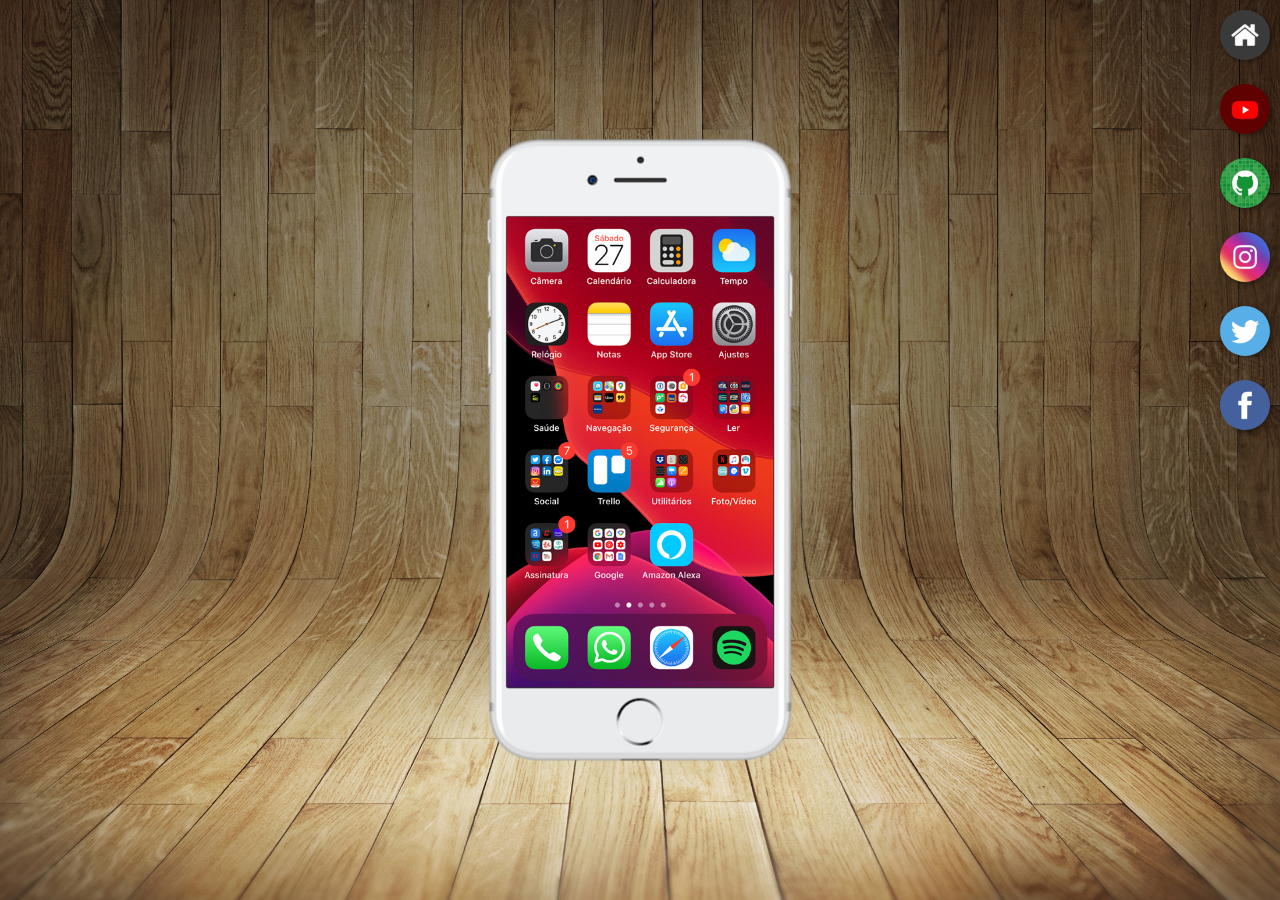
<file: index.html>
<!DOCTYPE html>
<html lang="pt-br">

<head>
    <meta charset="UTF-8">
    <meta name="viewport" content="width=device-width, initial-scale=1.0">
    <title>Projeto Redes Sociais</title>
    <link rel="shortcut icon" href="images/favicon.ico" type="image/x-icon">
    <link rel="stylesheet" href="styles/style.css">
</head>

<body>
    <main>
        <section id="telefone">
            <iframe src="pages/home.html" name="tela" id="tela" frameborder="0"></iframe>
        </section>
        <section id="redes-sociais">
            <a href="pages/home.html" target="tela"><img src="images/logo-home.jpg" alt="Logo home"></a><br>
            <a href="pages/youtube.html" target="tela"><img src="images/logo-youtube.jpg" alt="Logo YouTube"></a><br>
            <a href="pages/github.html" target="tela"><img src="images/logo-github.jpg" alt="Logo GitHub"></a><br>
            <a href="pages/instagram.html" target="tela"><img src="images/logo-instagram.jpg"
                    alt="Logo Instagram"></a><br>
            <a href="pages/twitter.html" target="tela"><img src="images/logo-twitter.jpg" alt="Logo Twitter"></a><br>
            <a href="pages/facebook.html" target="tela"><img src="images/logo-facebook.jpg" alt="Logo Facebook"></a>
        </section>
    </main>
</body>

</html>
</file>
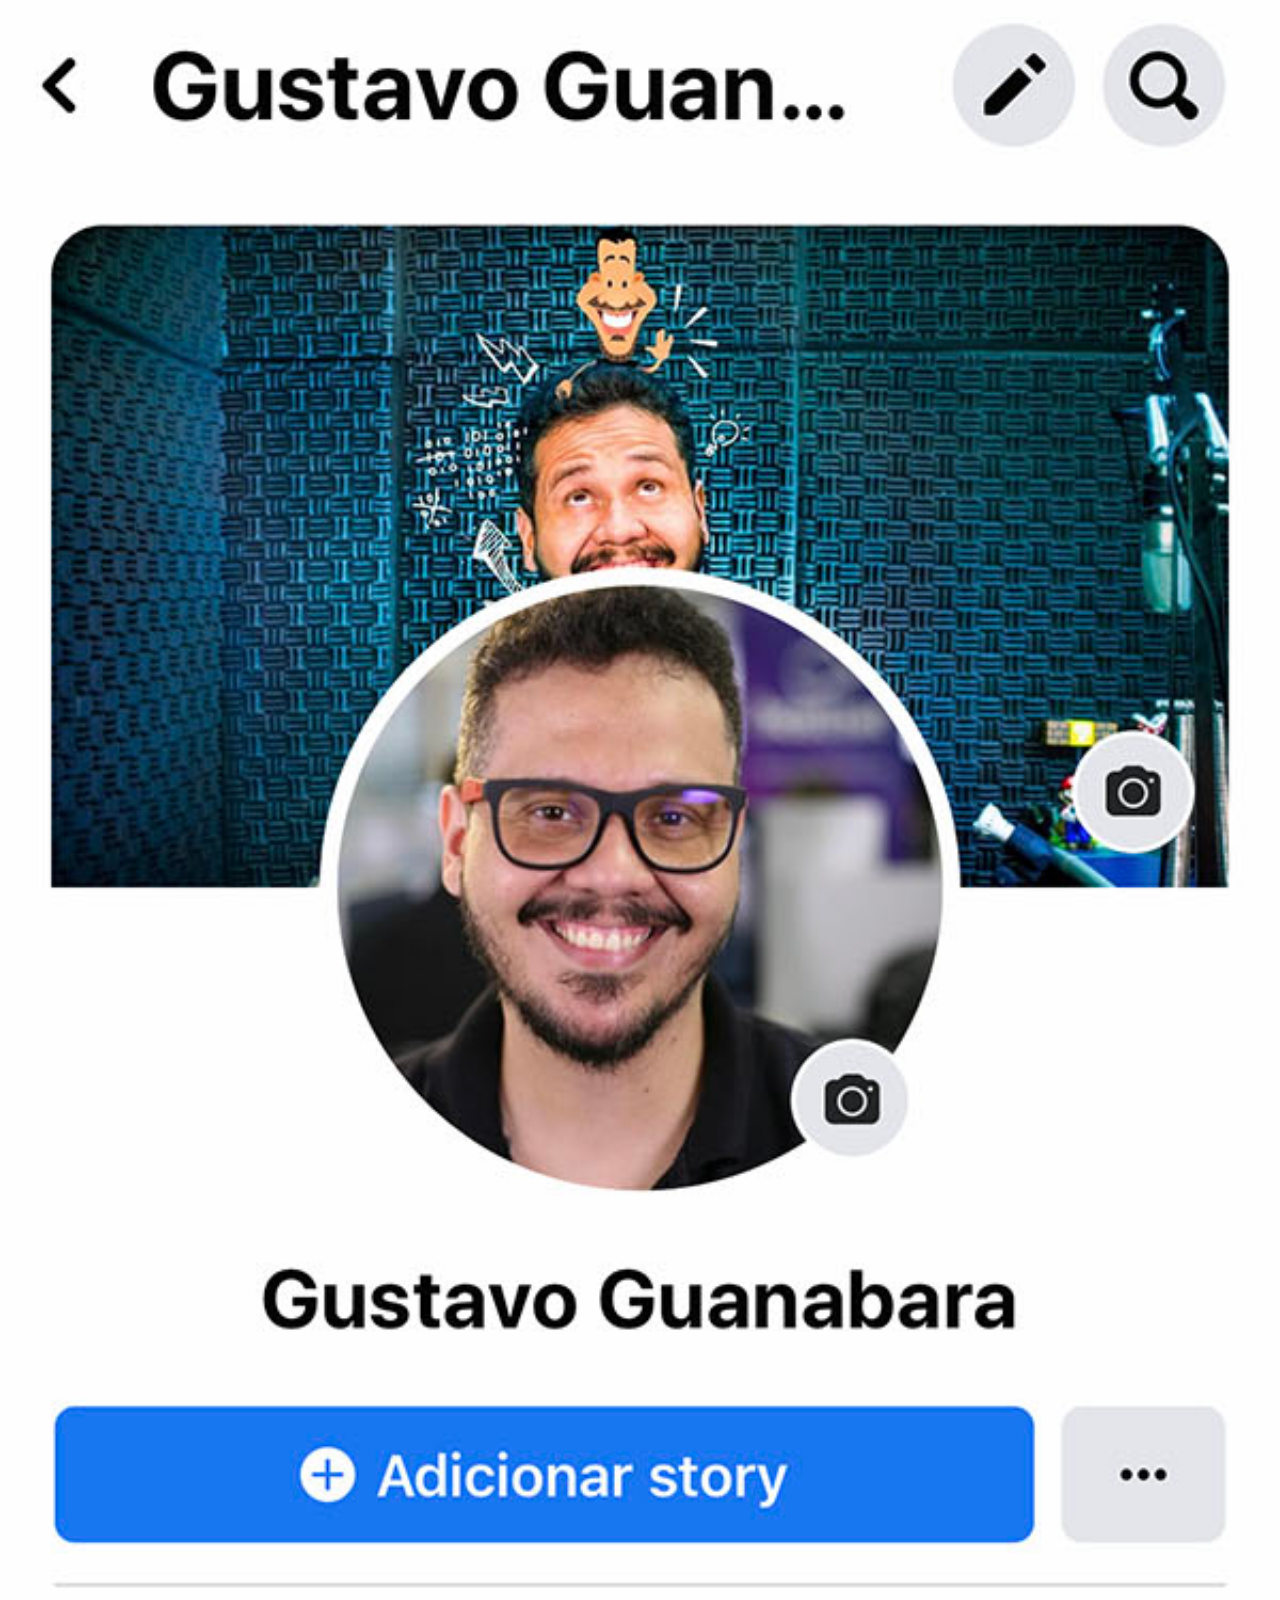
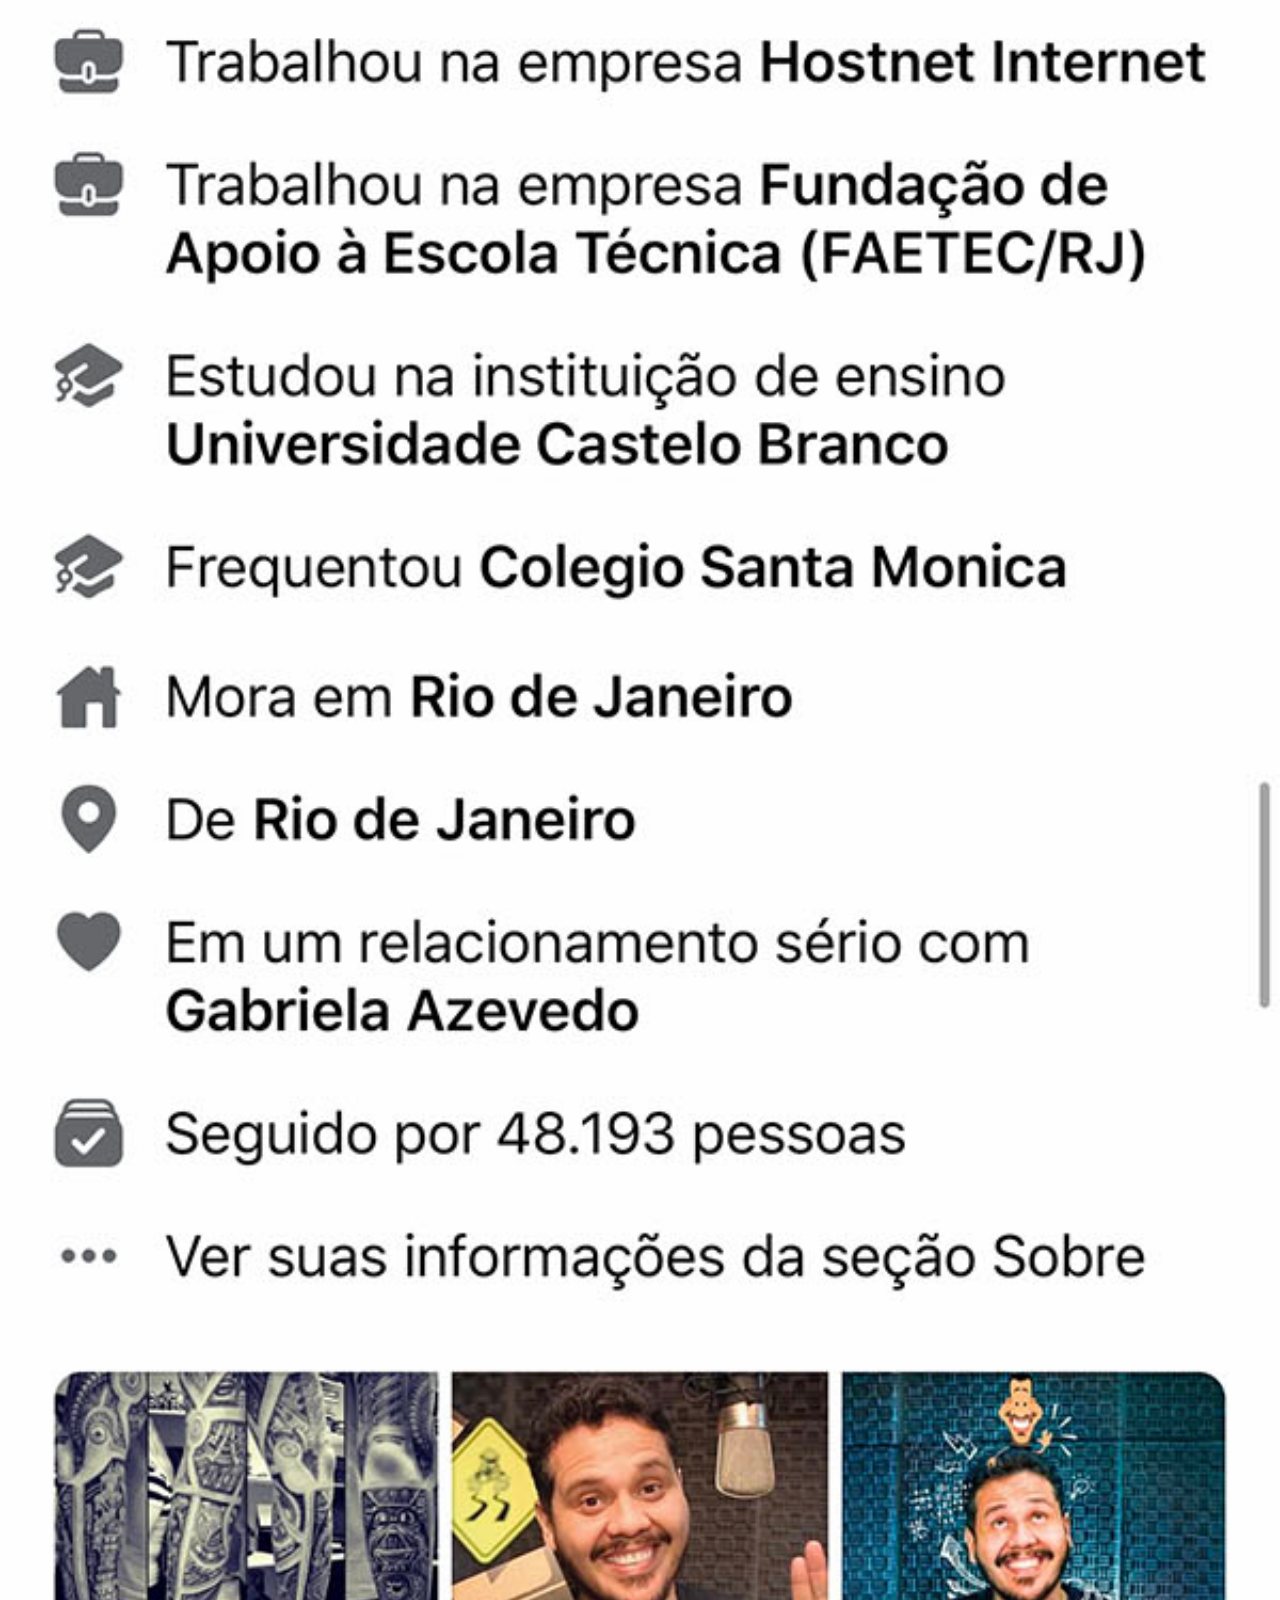
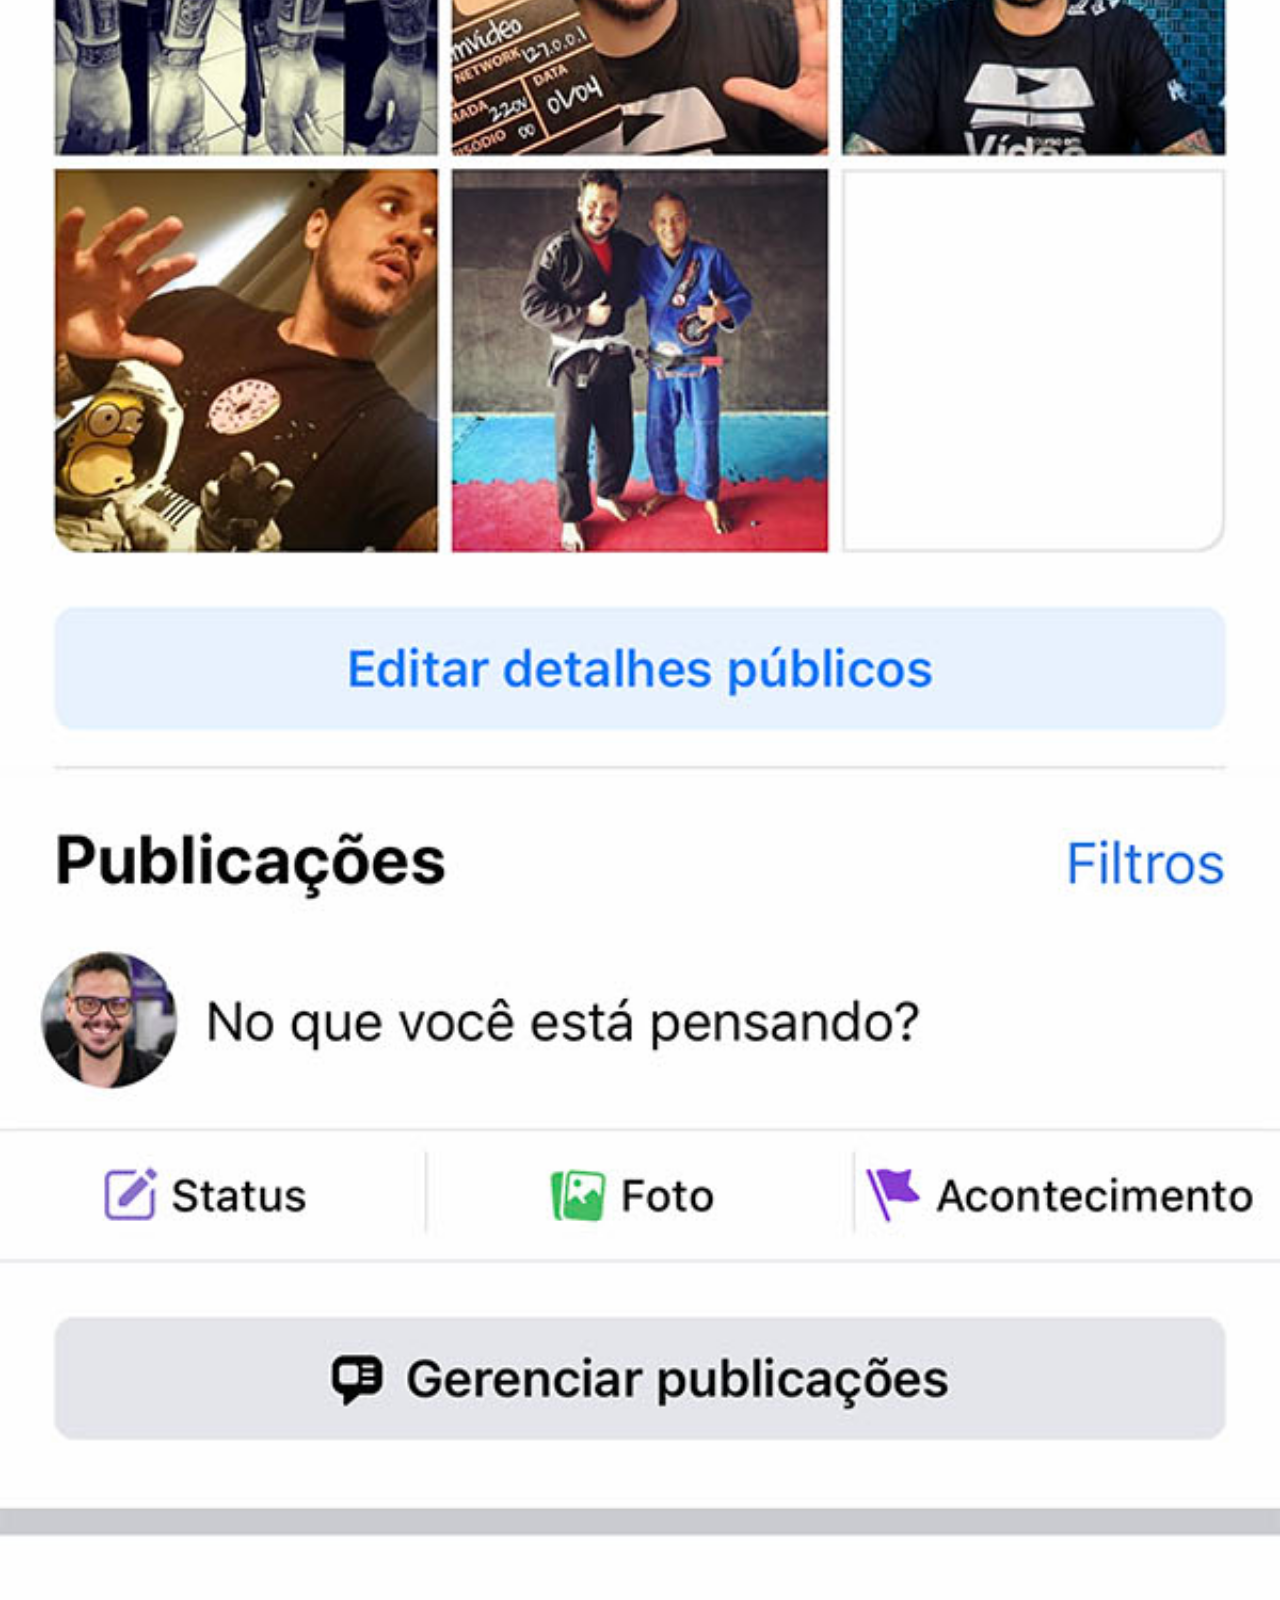
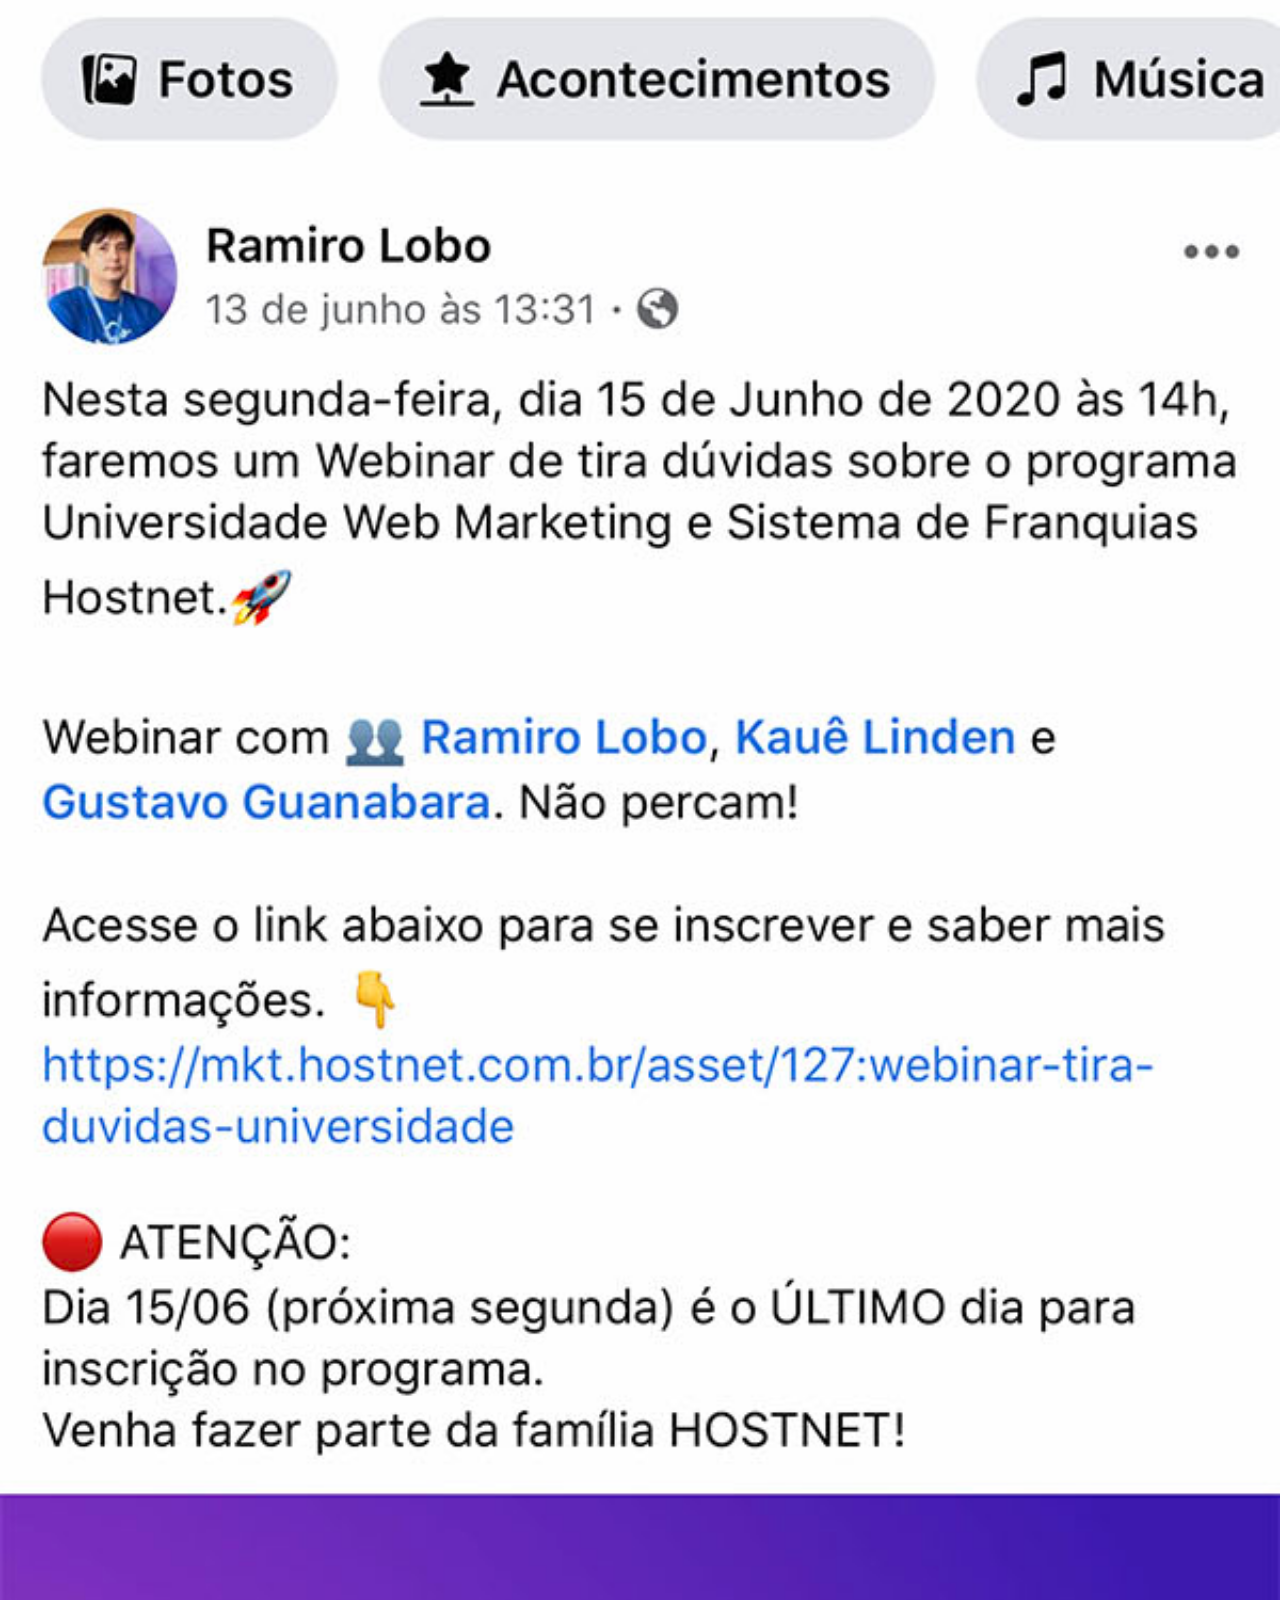
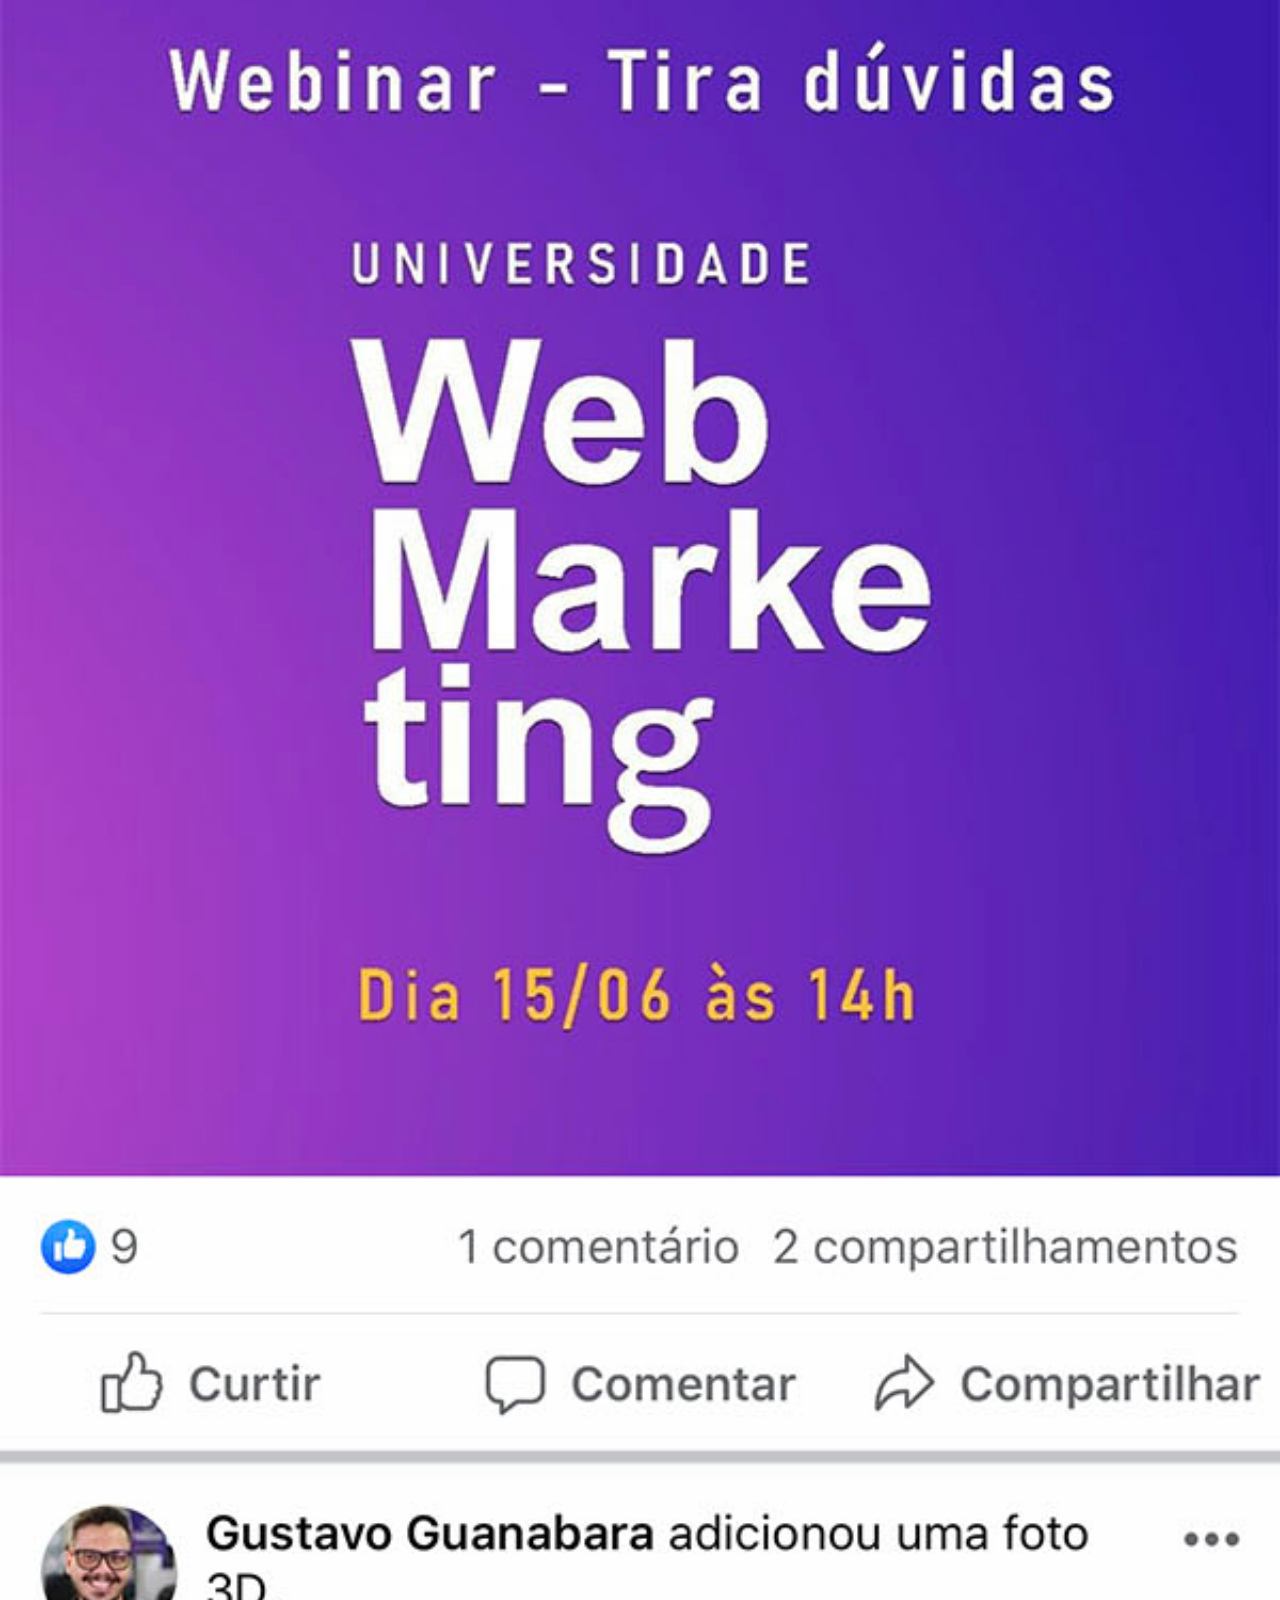
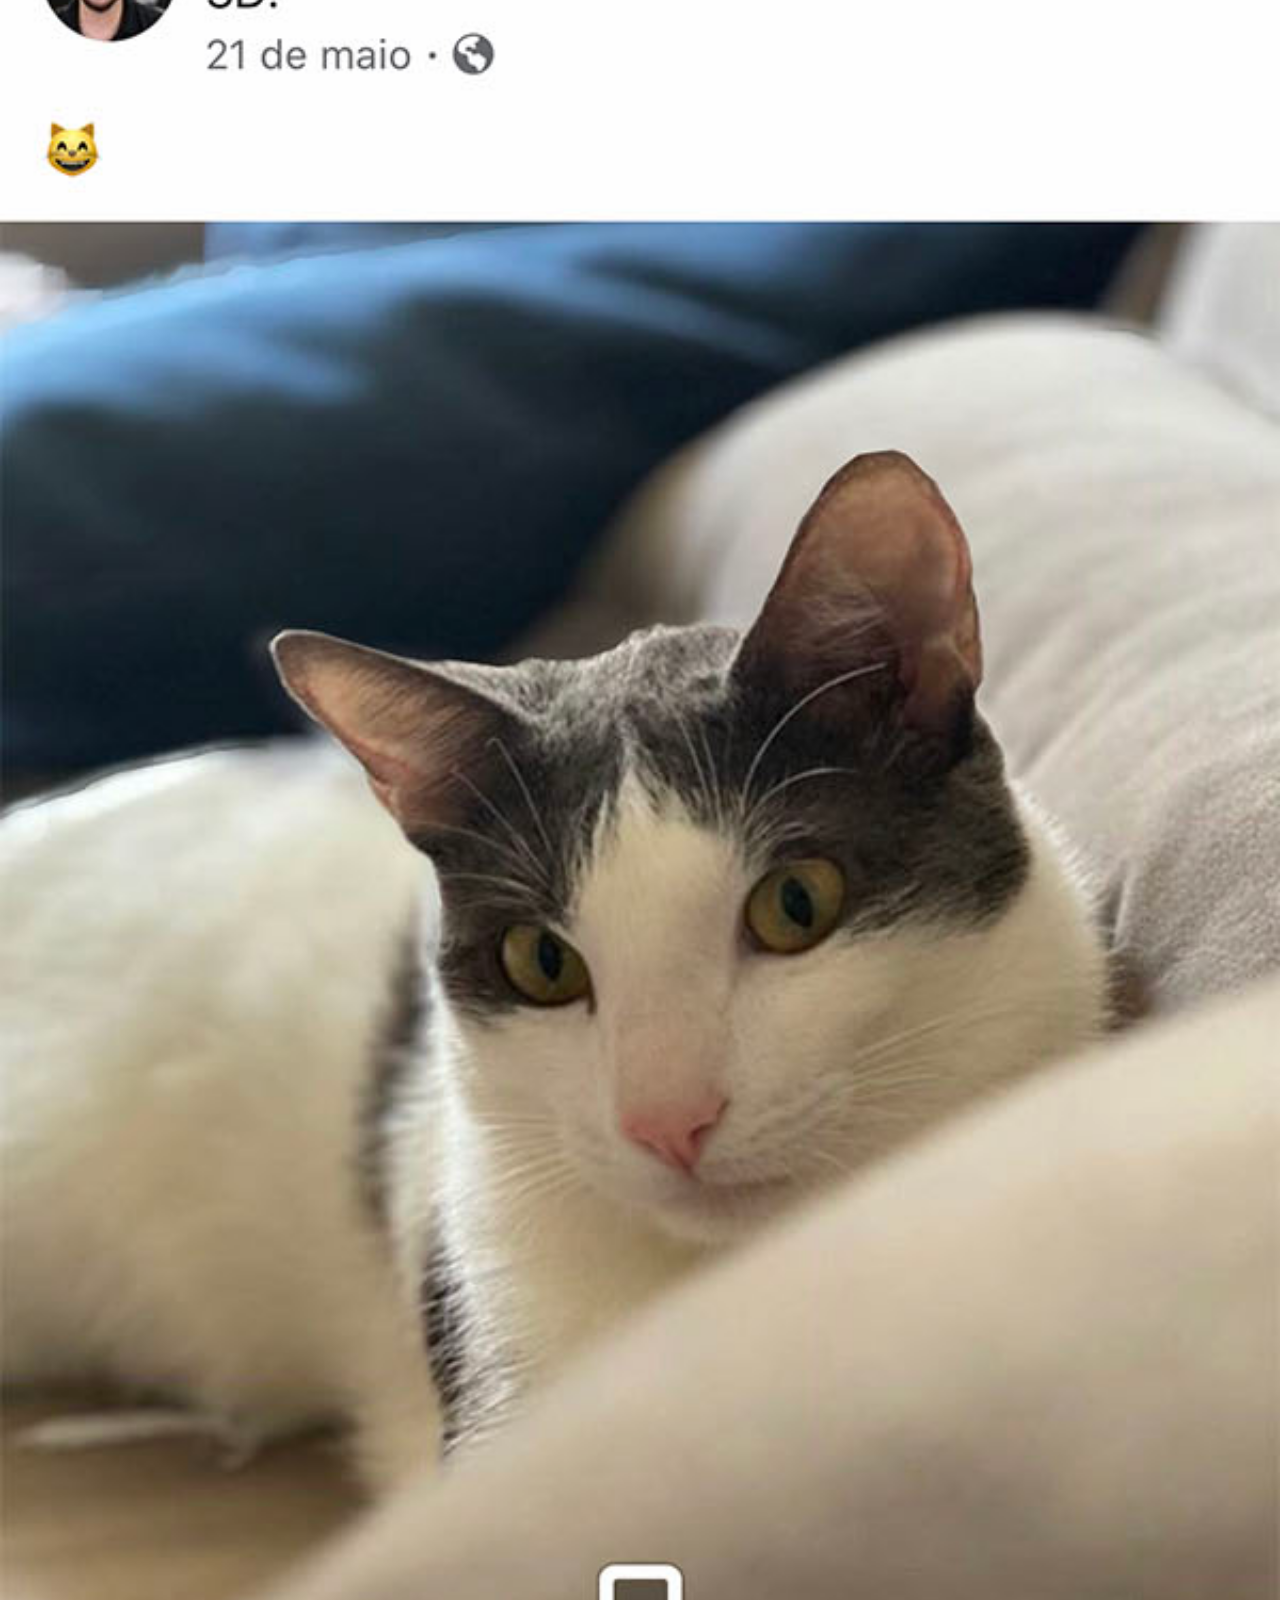
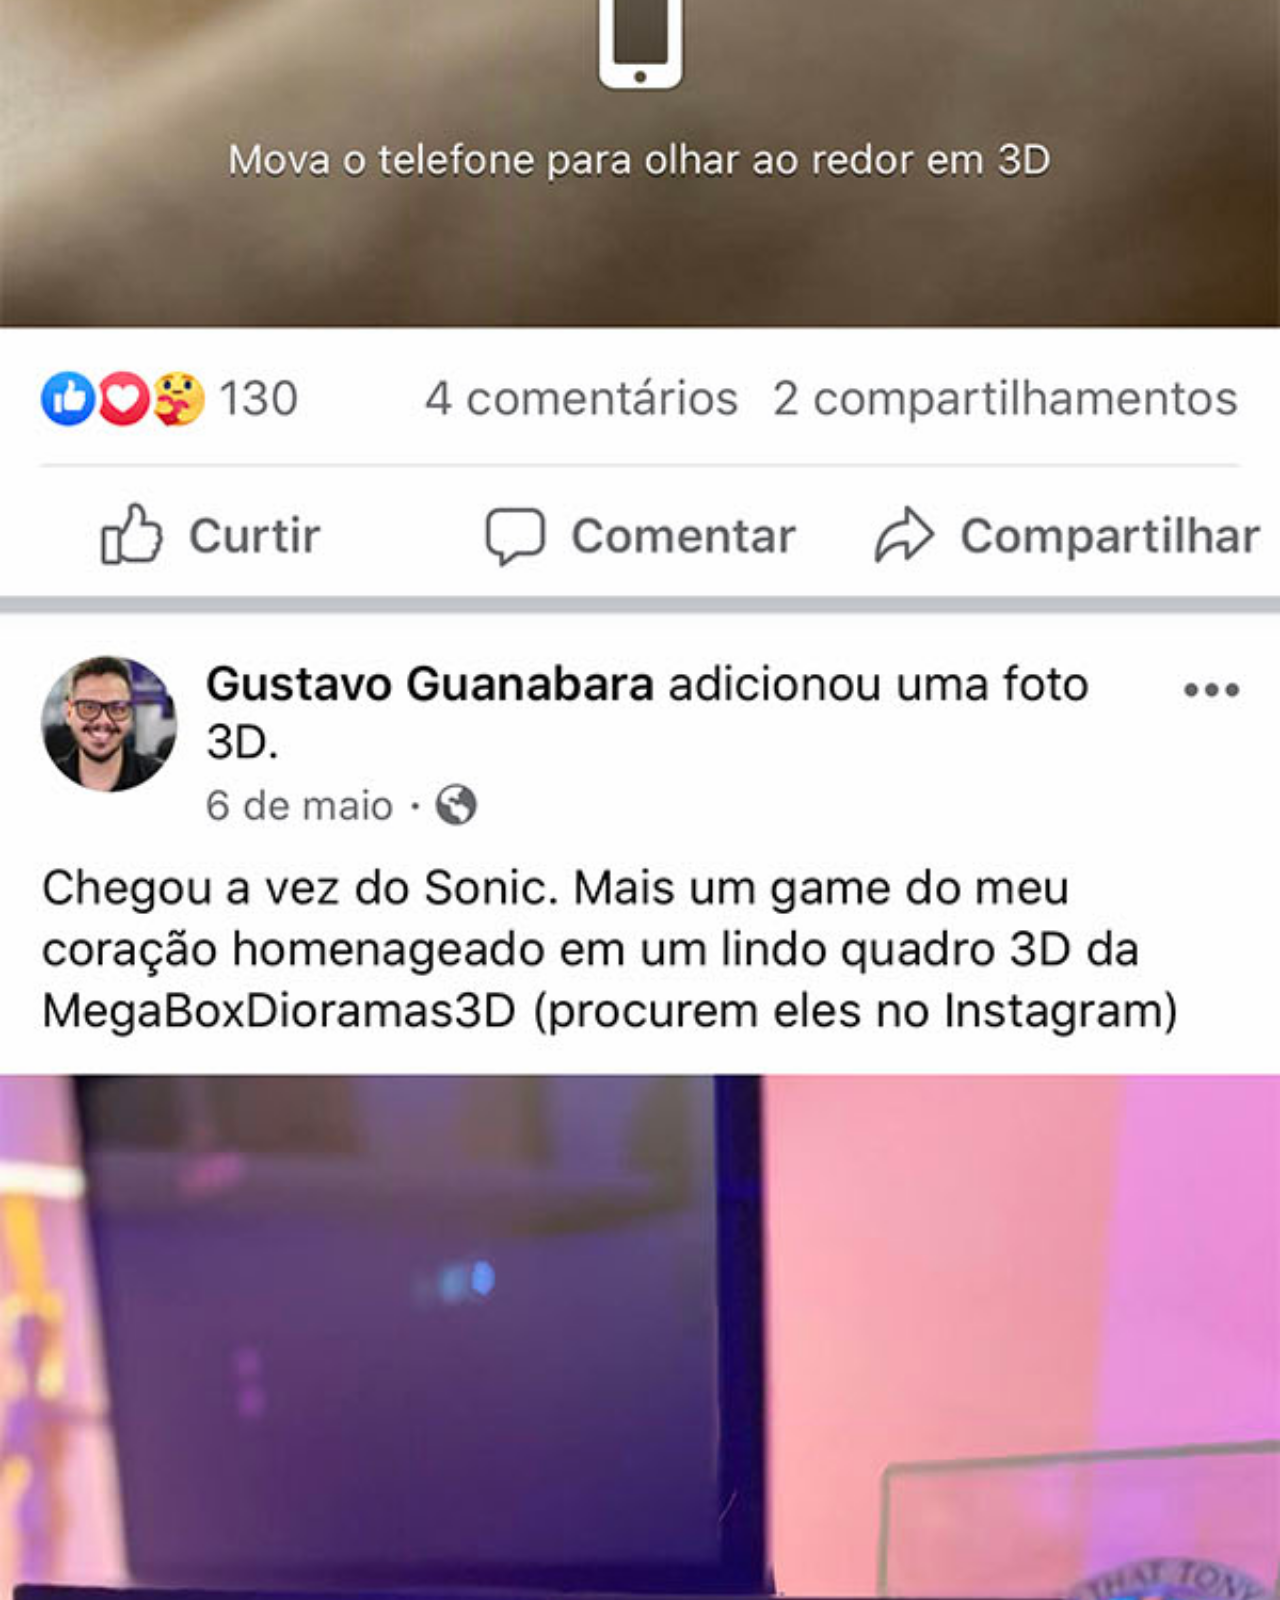
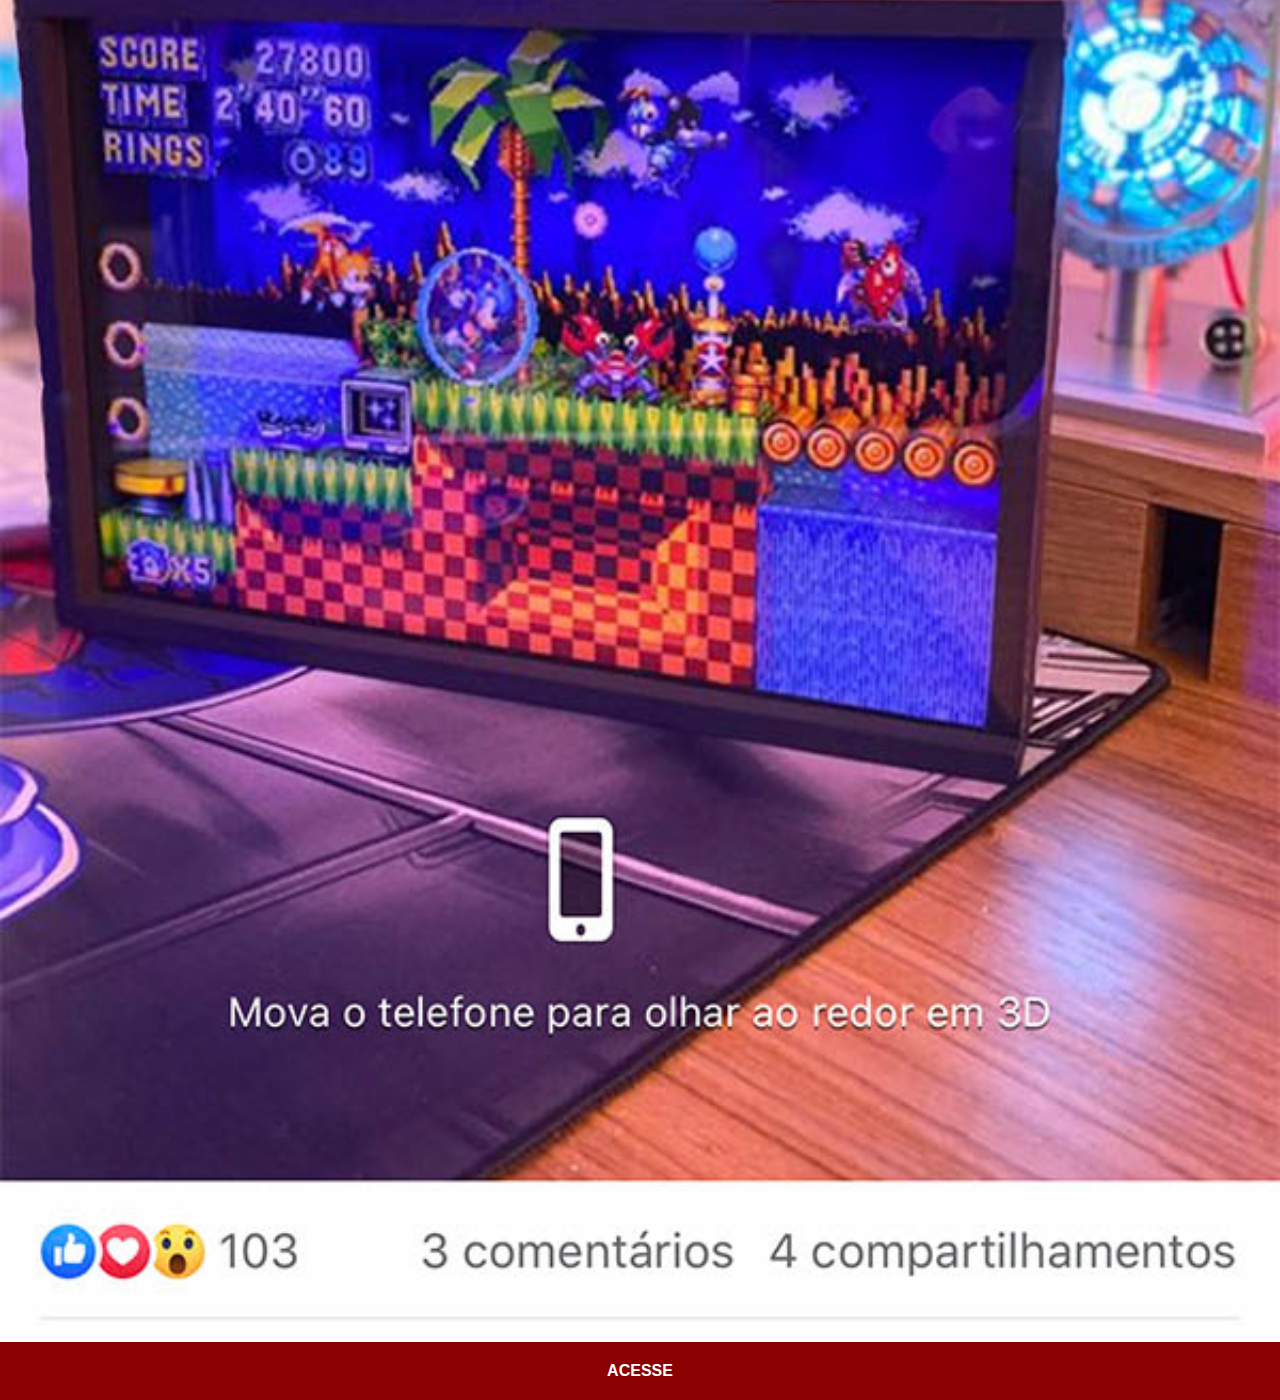
<file: pages/facebook.html>
<!DOCTYPE html>
<html lang="pt-br">

<head>
    <meta charset="UTF-8">
    <meta name="viewport" content="width=device-width, initial-scale=1.0">
    <title>Facebook</title>
    <link rel="stylesheet" href="../styles/social.css">
</head>

<body>
    <img src="../images/tela-facebook.jpg" alt="Tela do Facebook">
    <a href="https://pt-br.facebook.com/" target="_blank">ACESSE</a>
</body>

</html>
</file>
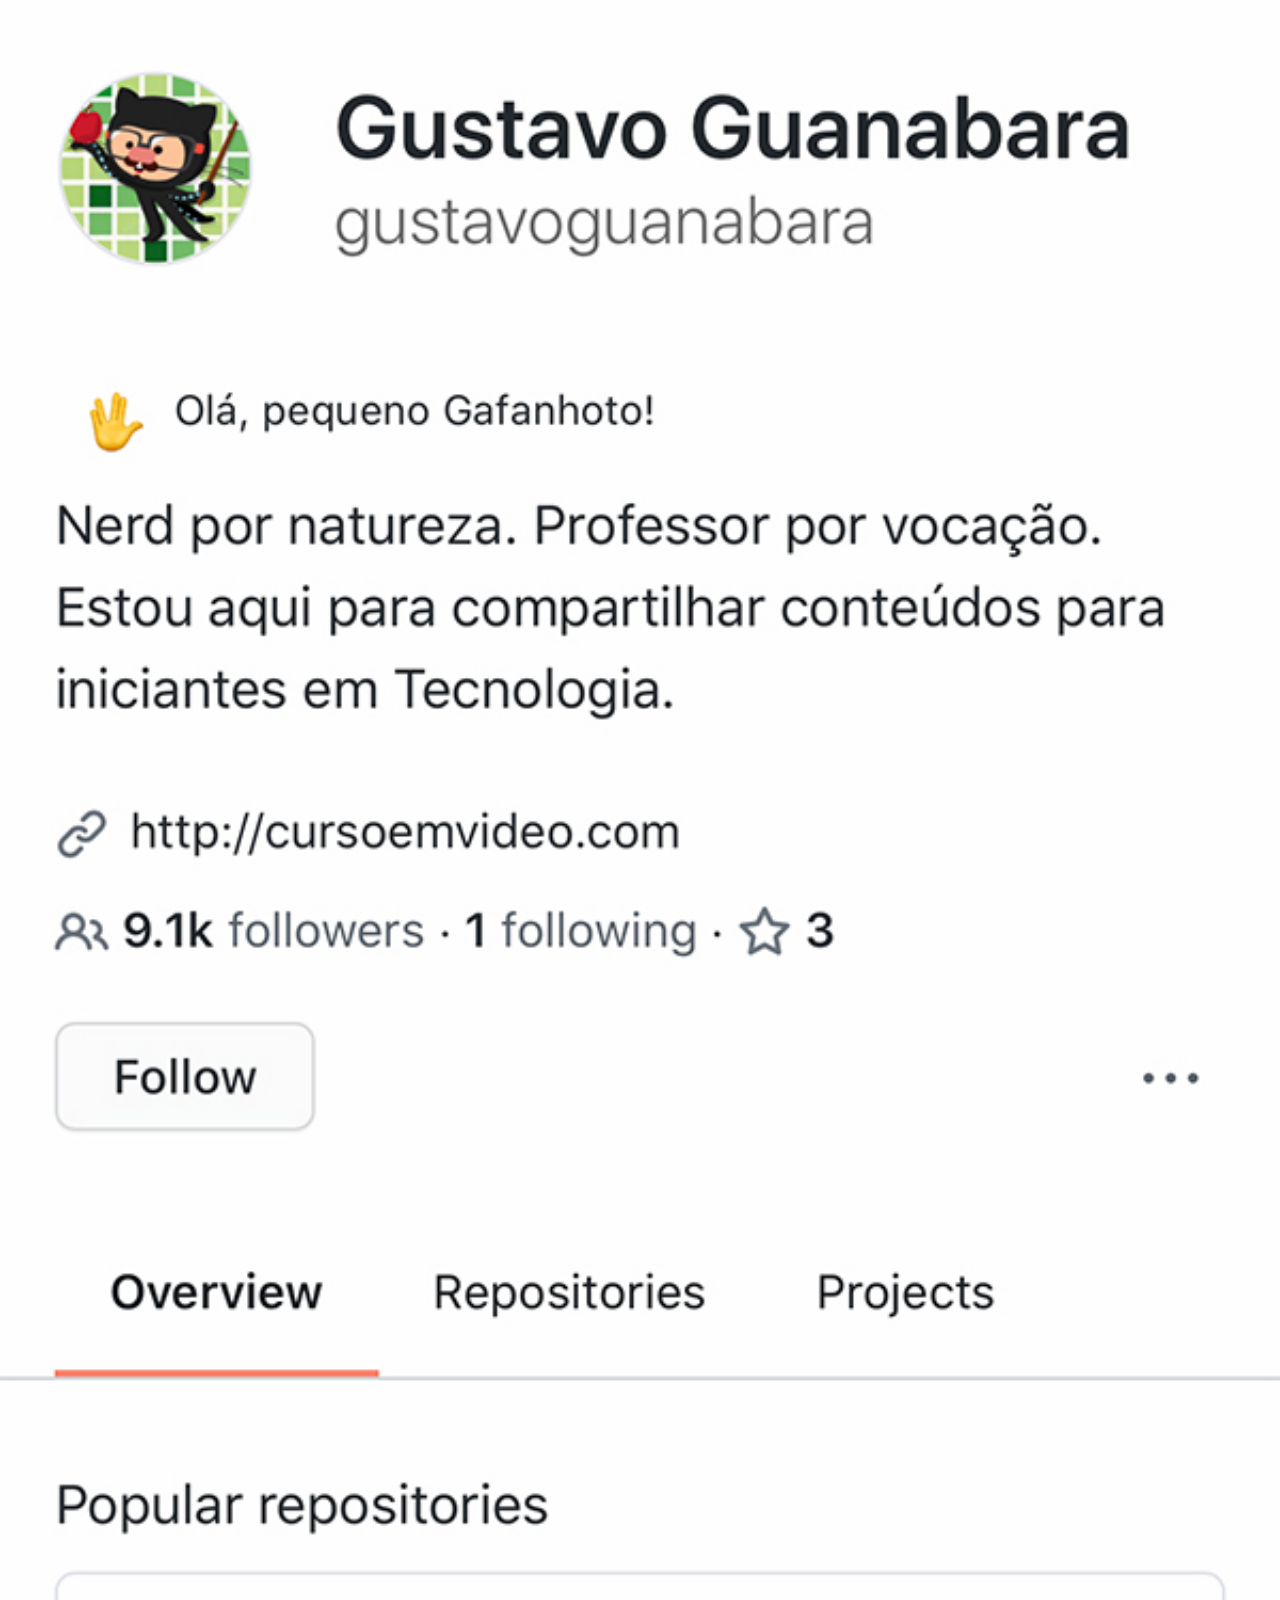
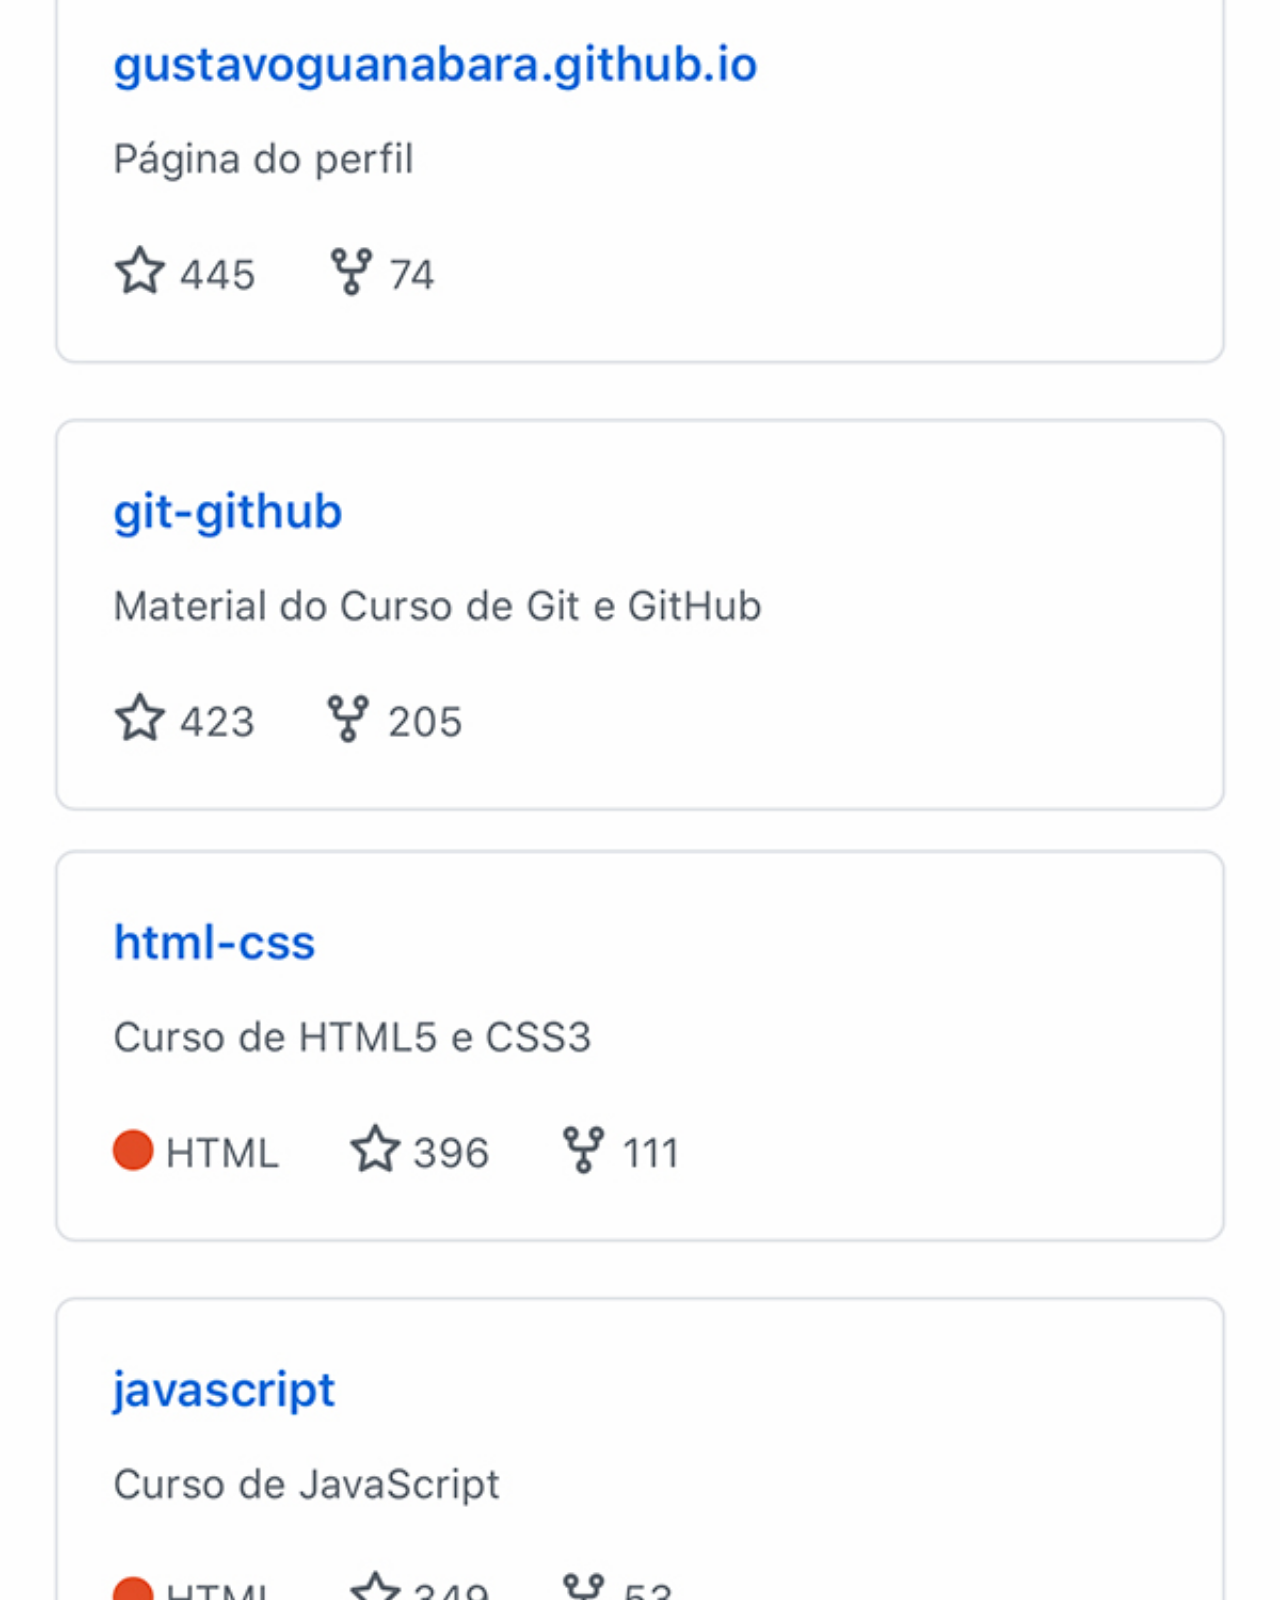
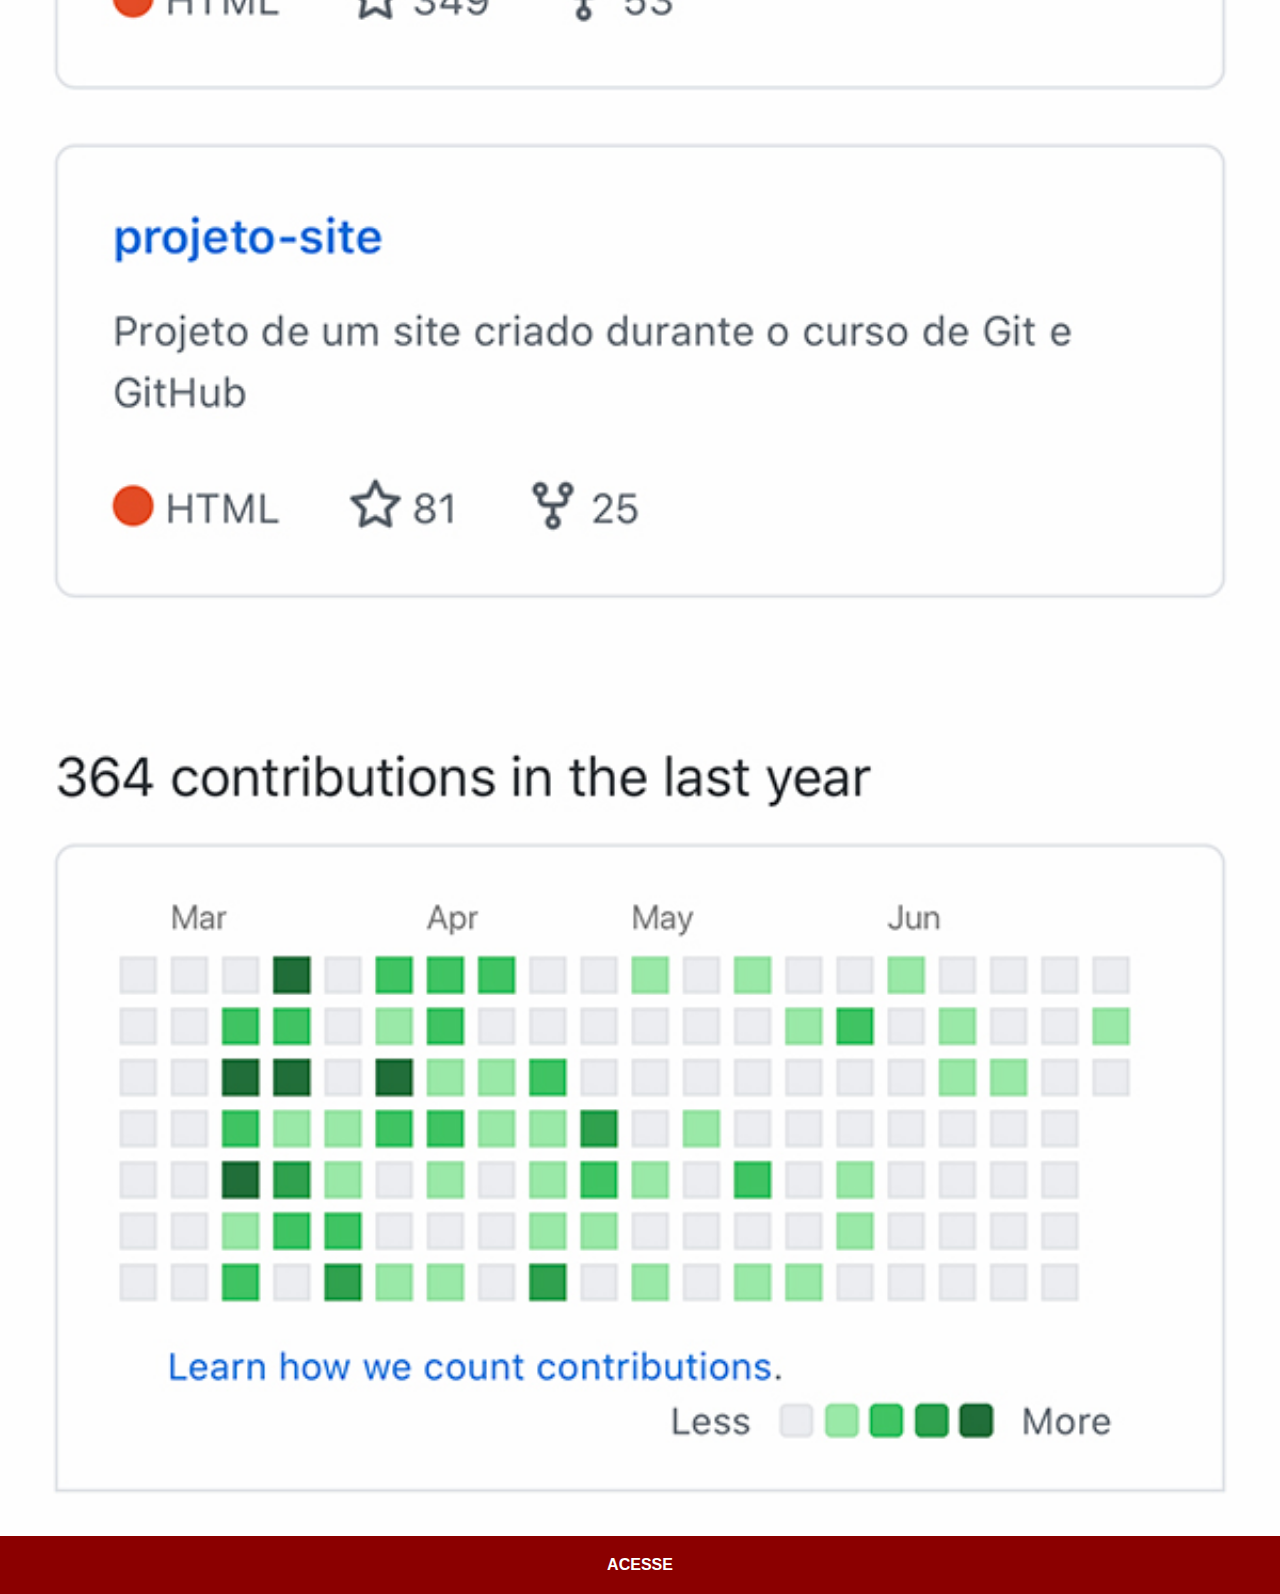
<file: pages/github.html>
<!DOCTYPE html>
<html lang="pt-br">

<head>
    <meta charset="UTF-8">
    <meta name="viewport" content="width=device-width, initial-scale=1.0">
    <title>GitHub</title>
    <link rel="stylesheet" href="../styles/social.css">
</head>

<body>
    <img src="../images/tela-github.jpg" alt="Tela do GitHub">
    <a href="https://github.com/guimats" target="_blank">ACESSE</a>
</body>

</html>
</file>
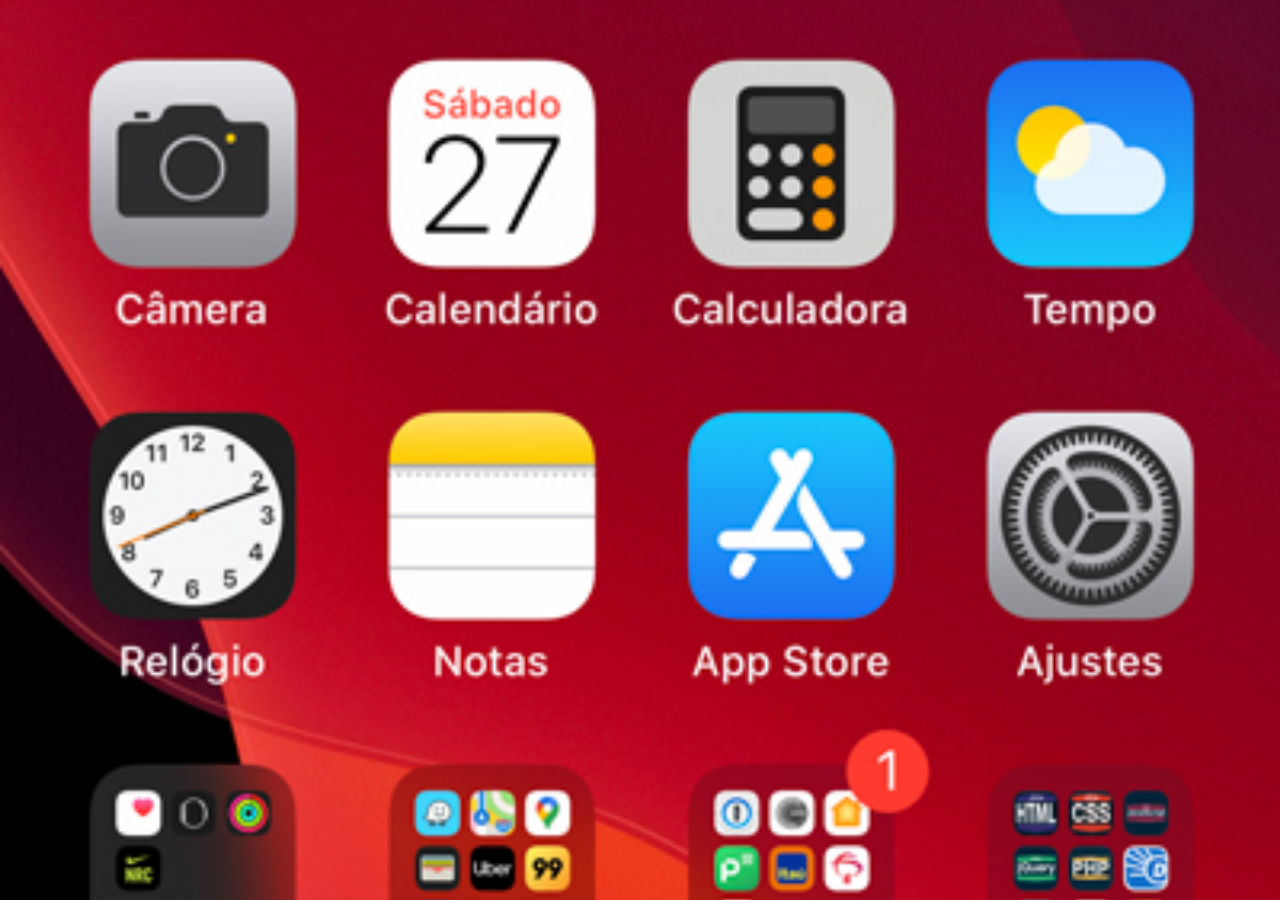
<file: pages/home.html>
<!DOCTYPE html>
<html lang="pt-br">

<head>
    <meta charset="UTF-8">
    <meta name="viewport" content="width=device-width, initial-scale=1.0">
    <title>Home</title>
    <style>
        * {
            margin: 0;
            padding: 0;
        }

        body {
            width: 100vw;
            height: 100vh;
            background: black url(../images/tela-home.jpg) no-repeat top center;
            background-size: cover;
        }
    </style>
</head>

<body>

</body>

</html>
</file>
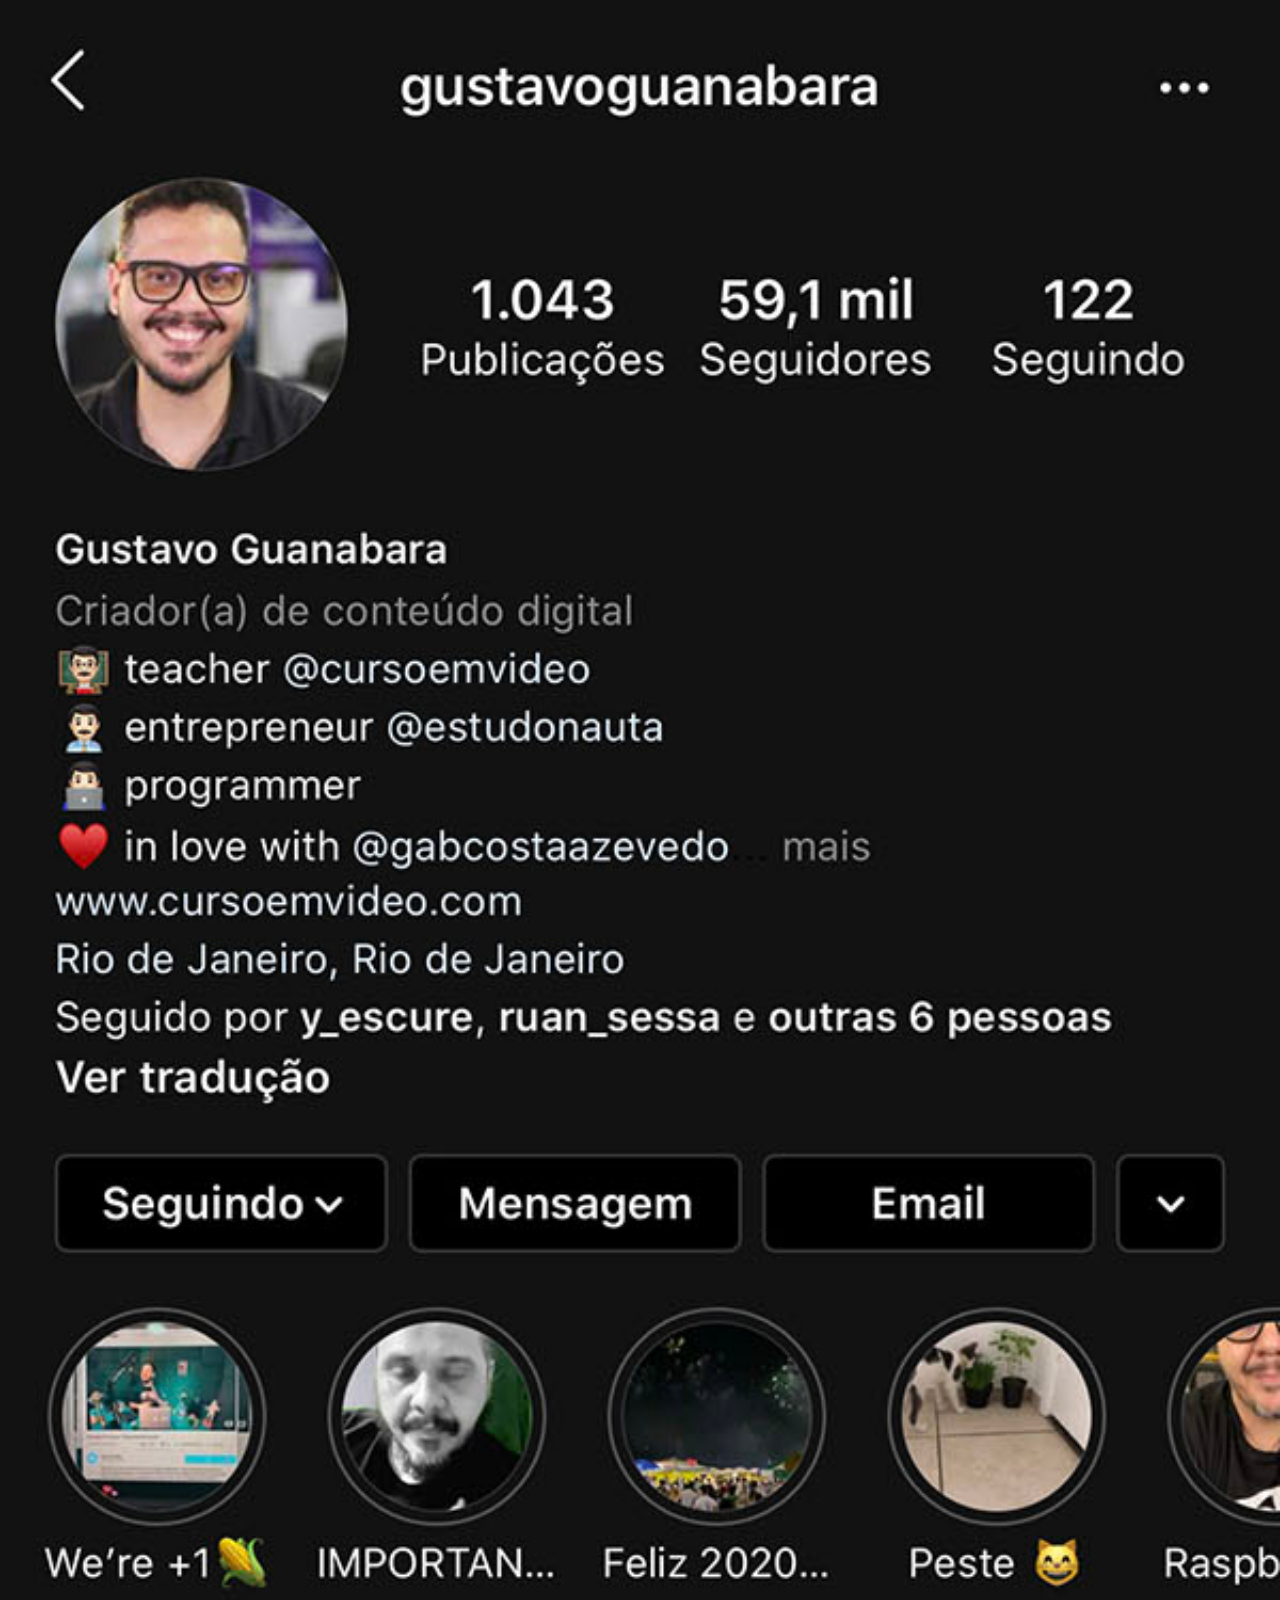
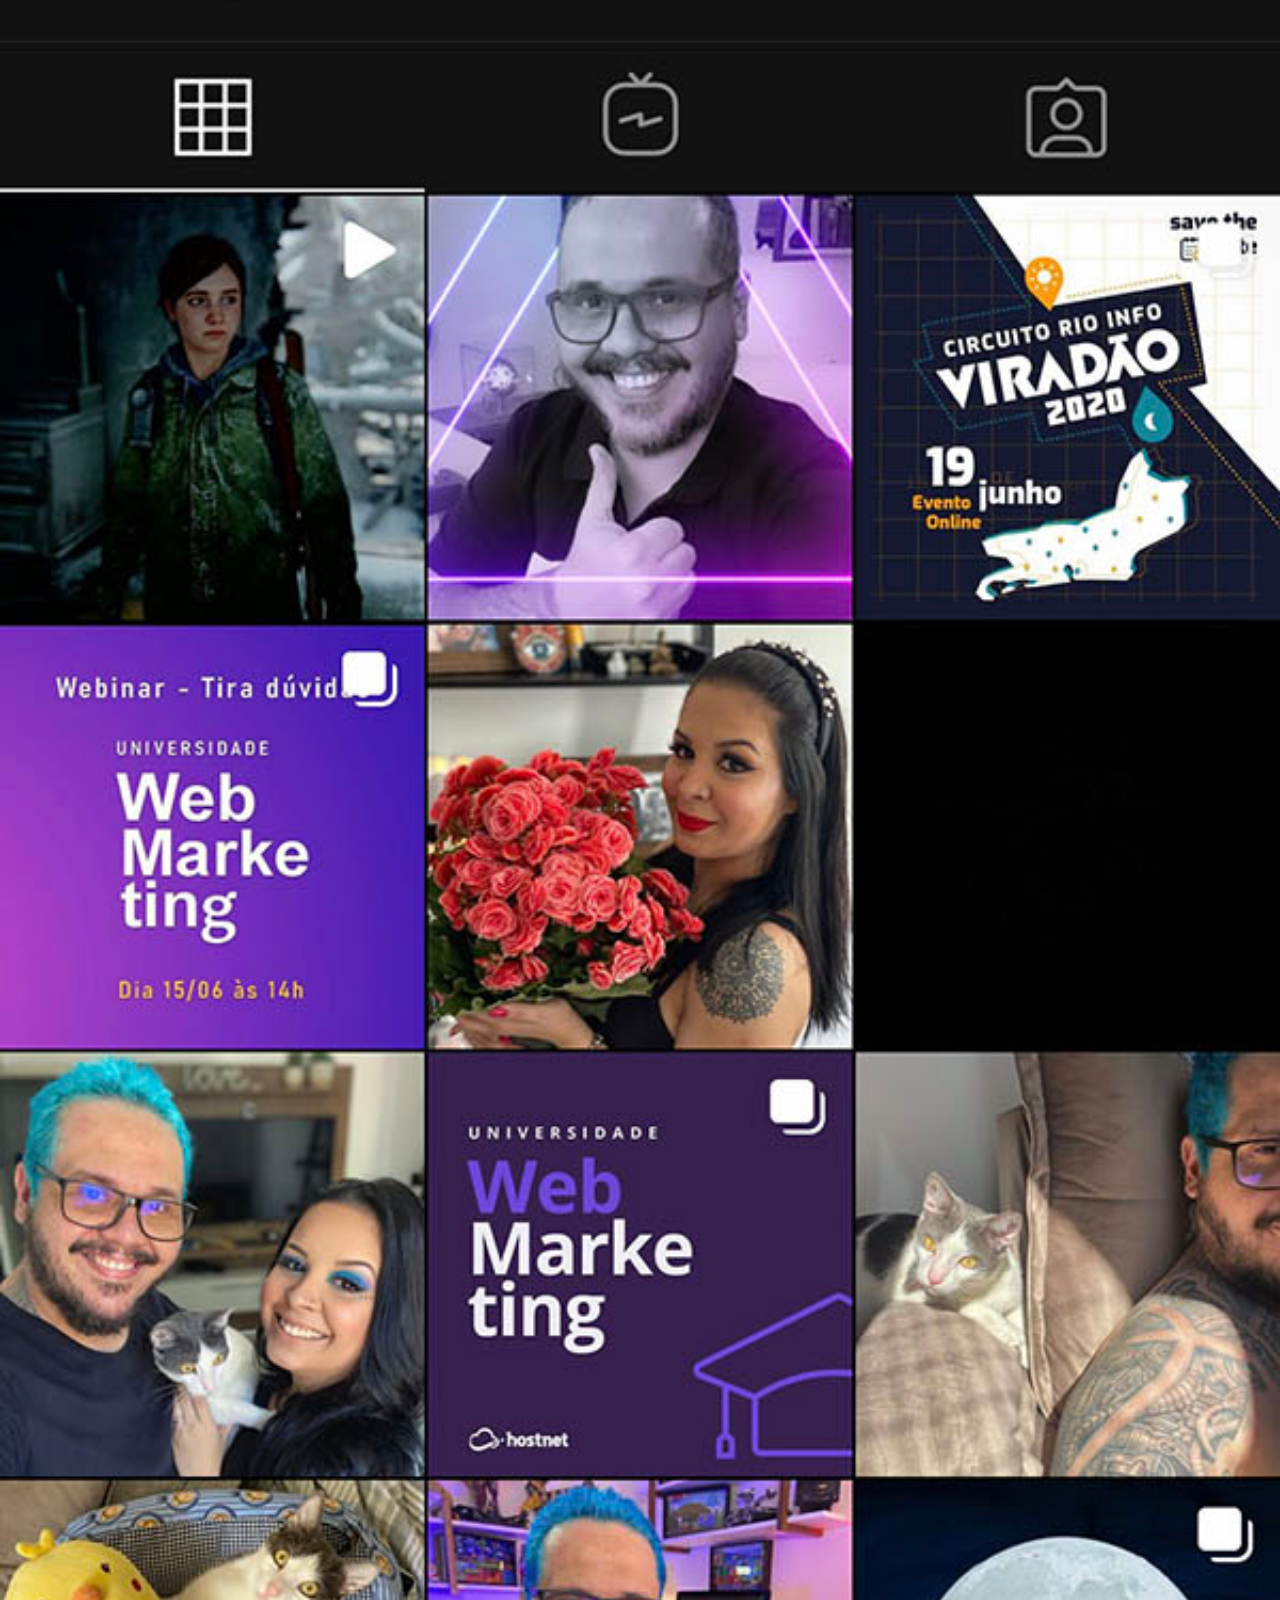
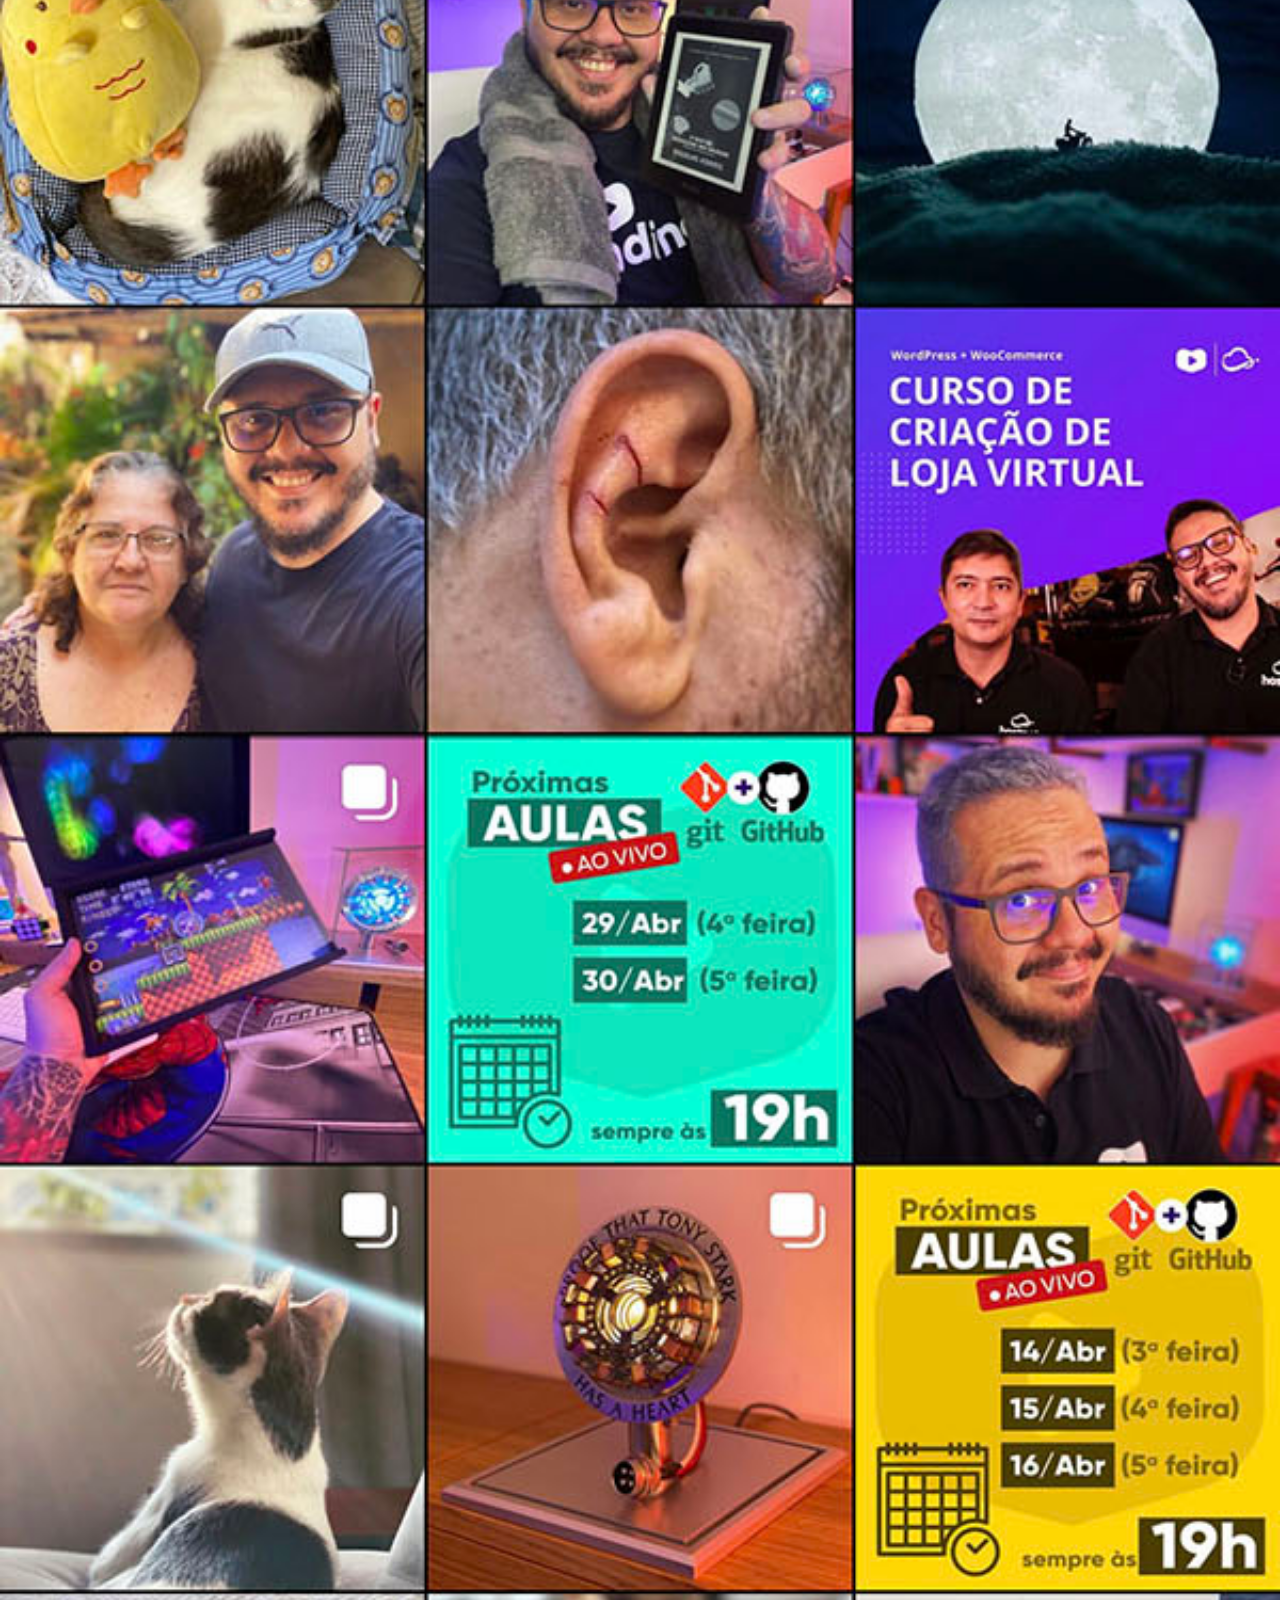
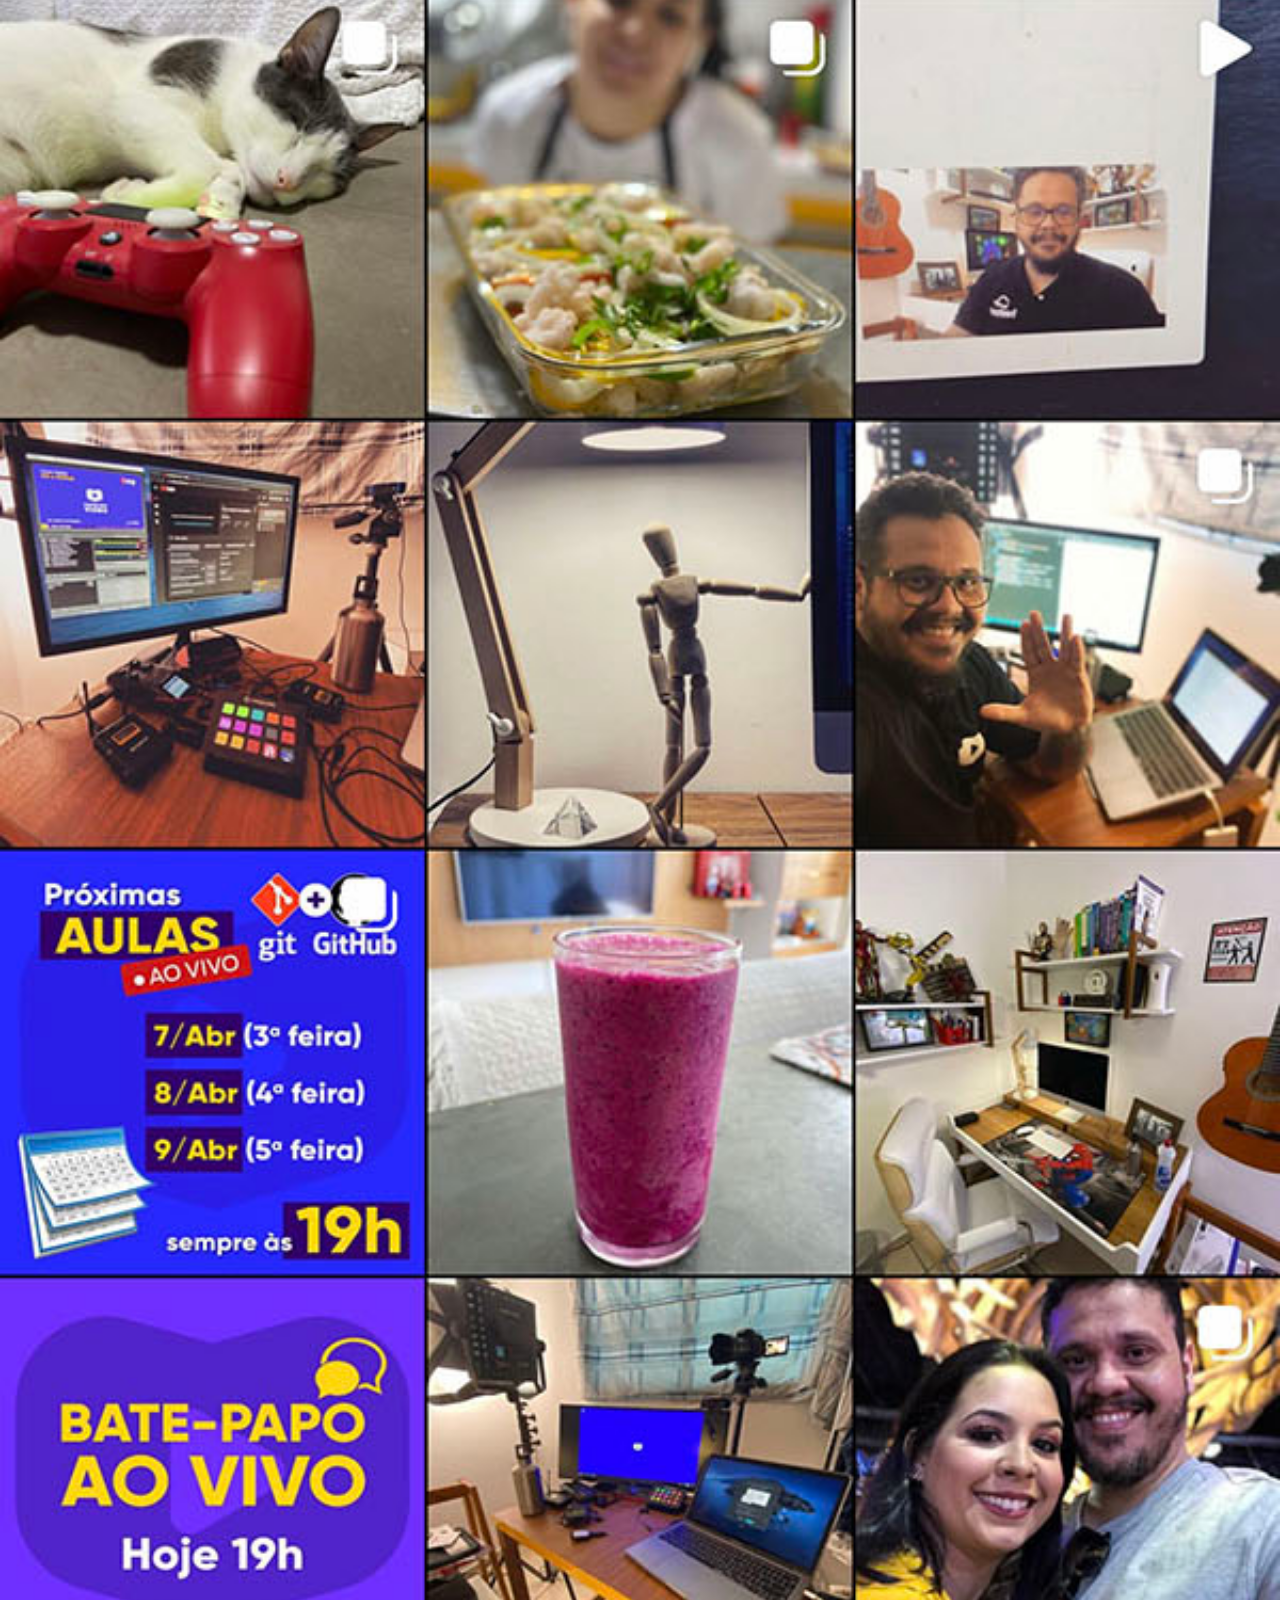
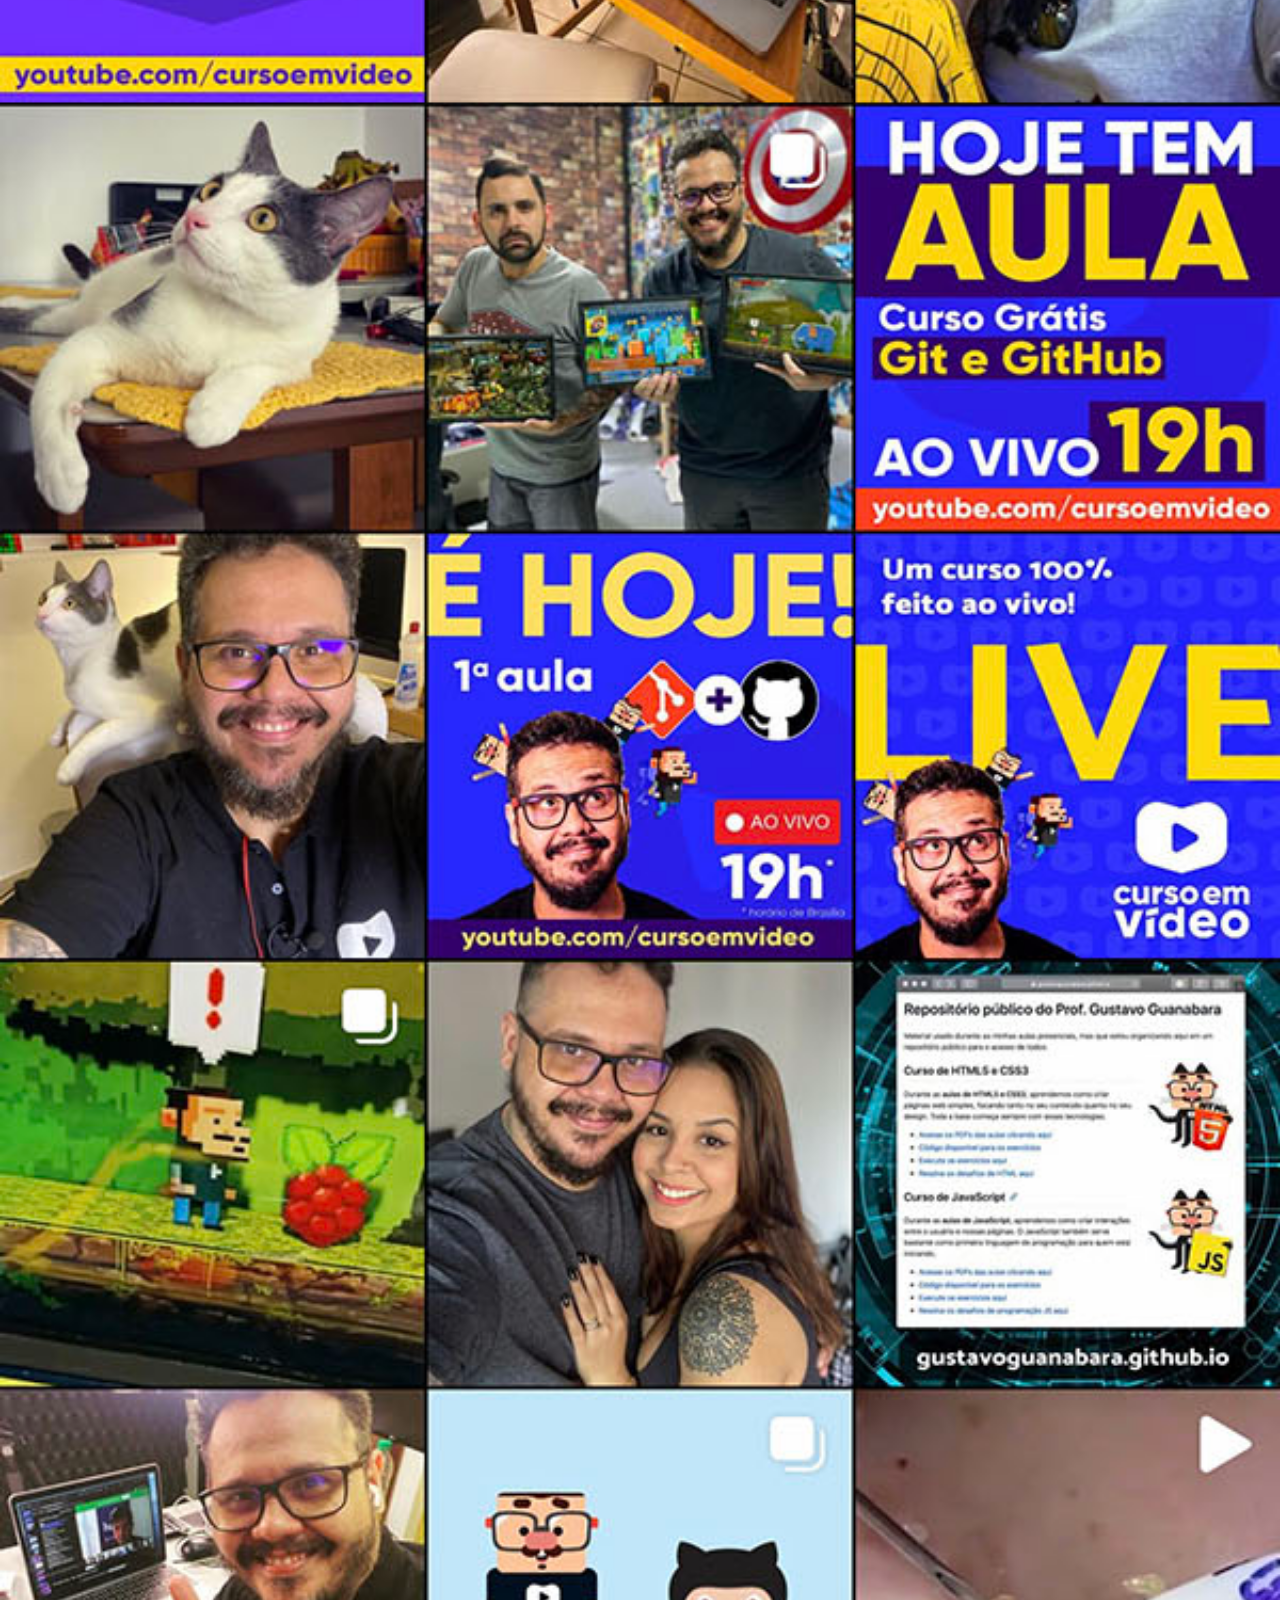
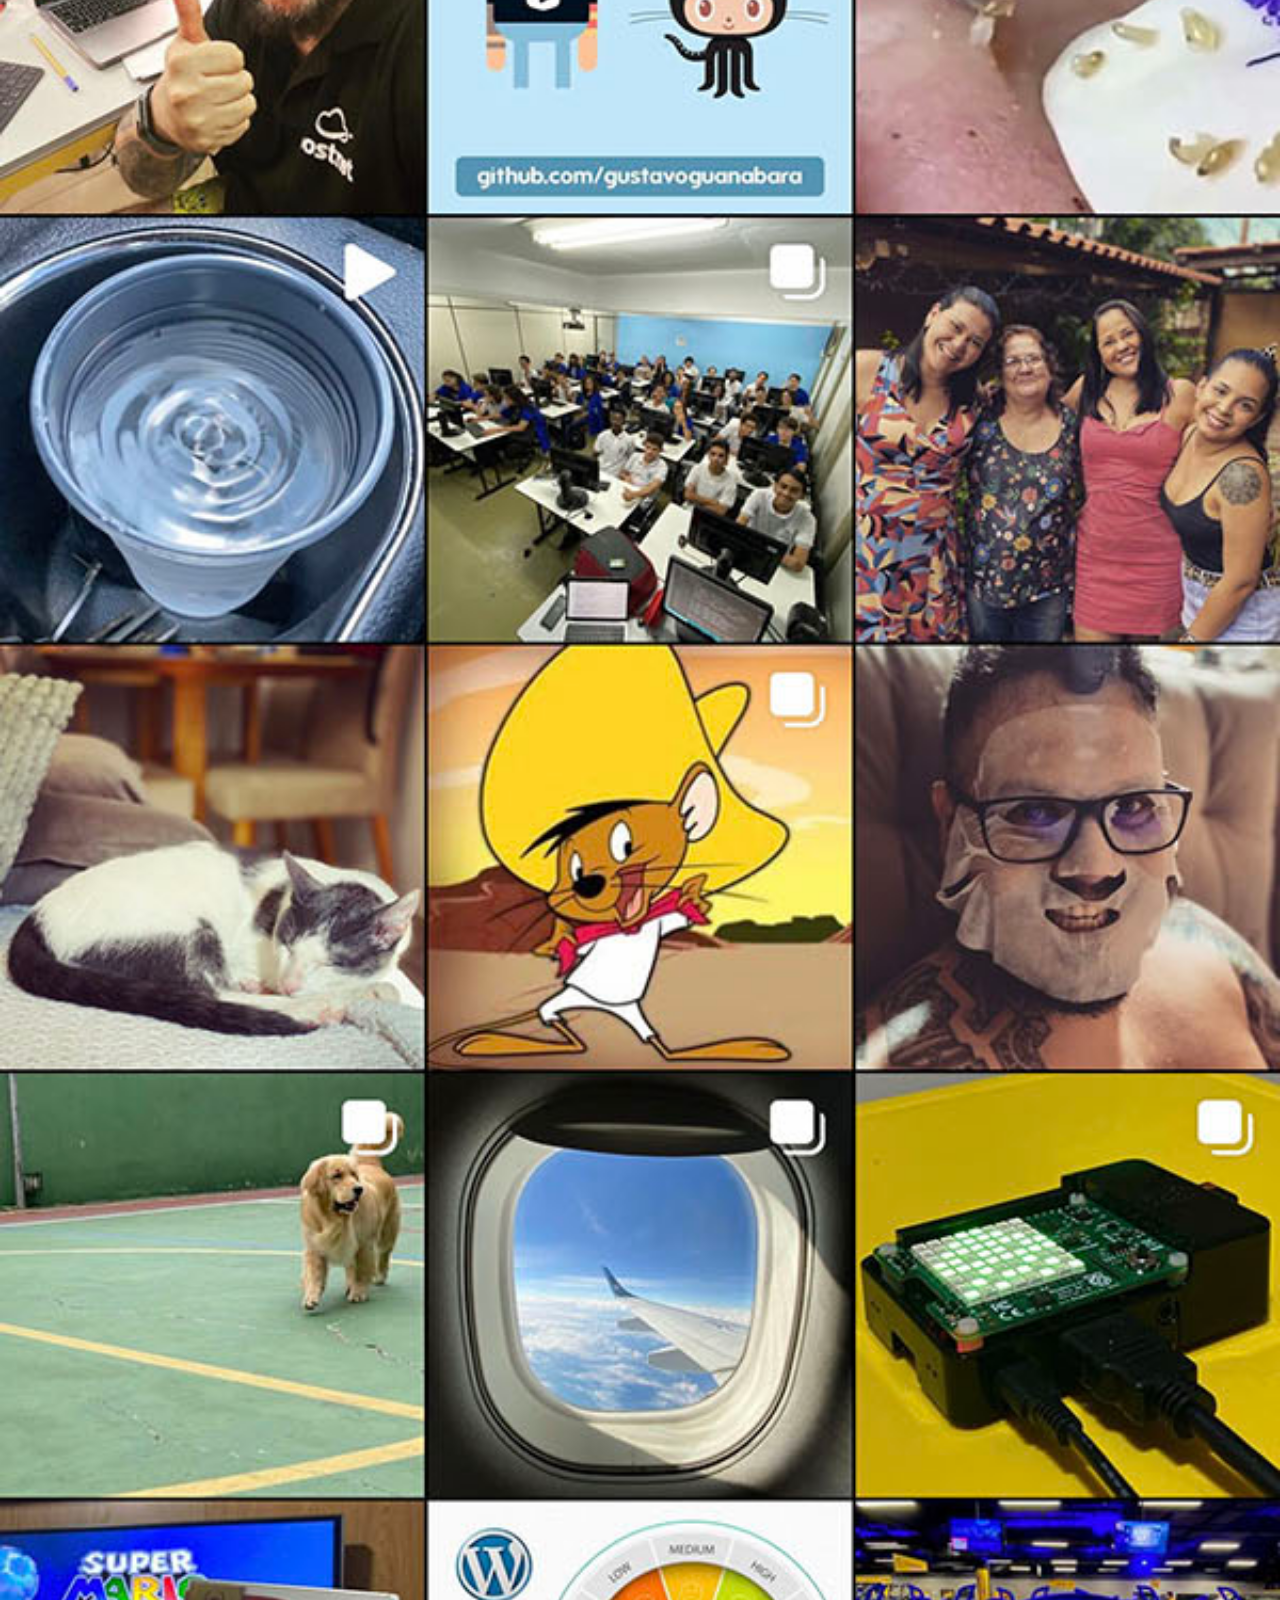
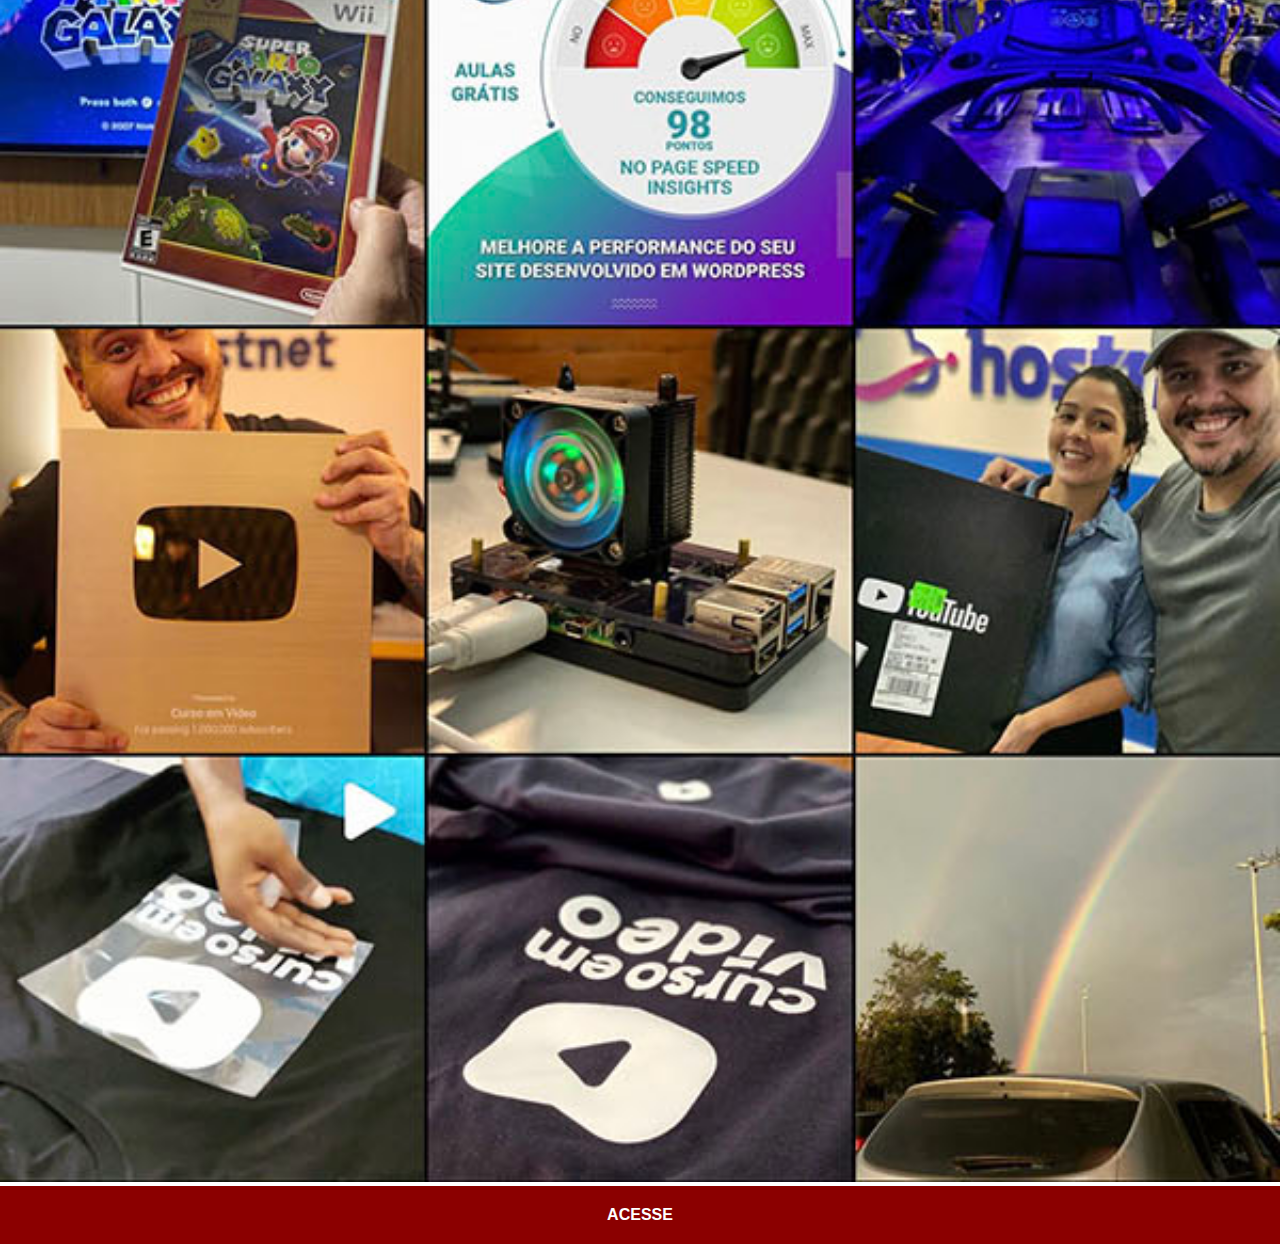
<file: pages/instagram.html>
<!DOCTYPE html>
<html lang="pt-br">

<head>
    <meta charset="UTF-8">
    <meta name="viewport" content="width=device-width, initial-scale=1.0">
    <title>Instagram</title>
    <link rel="stylesheet" href="../styles/social.css">
</head>

<body>
    <img src="../images/tela-instagram.jpg" alt="Tela do Instagram">
    <a href="https://www.instagram.com/guimateus.ds/" target="_blank">ACESSE</a>
</body>

</html>
</file>
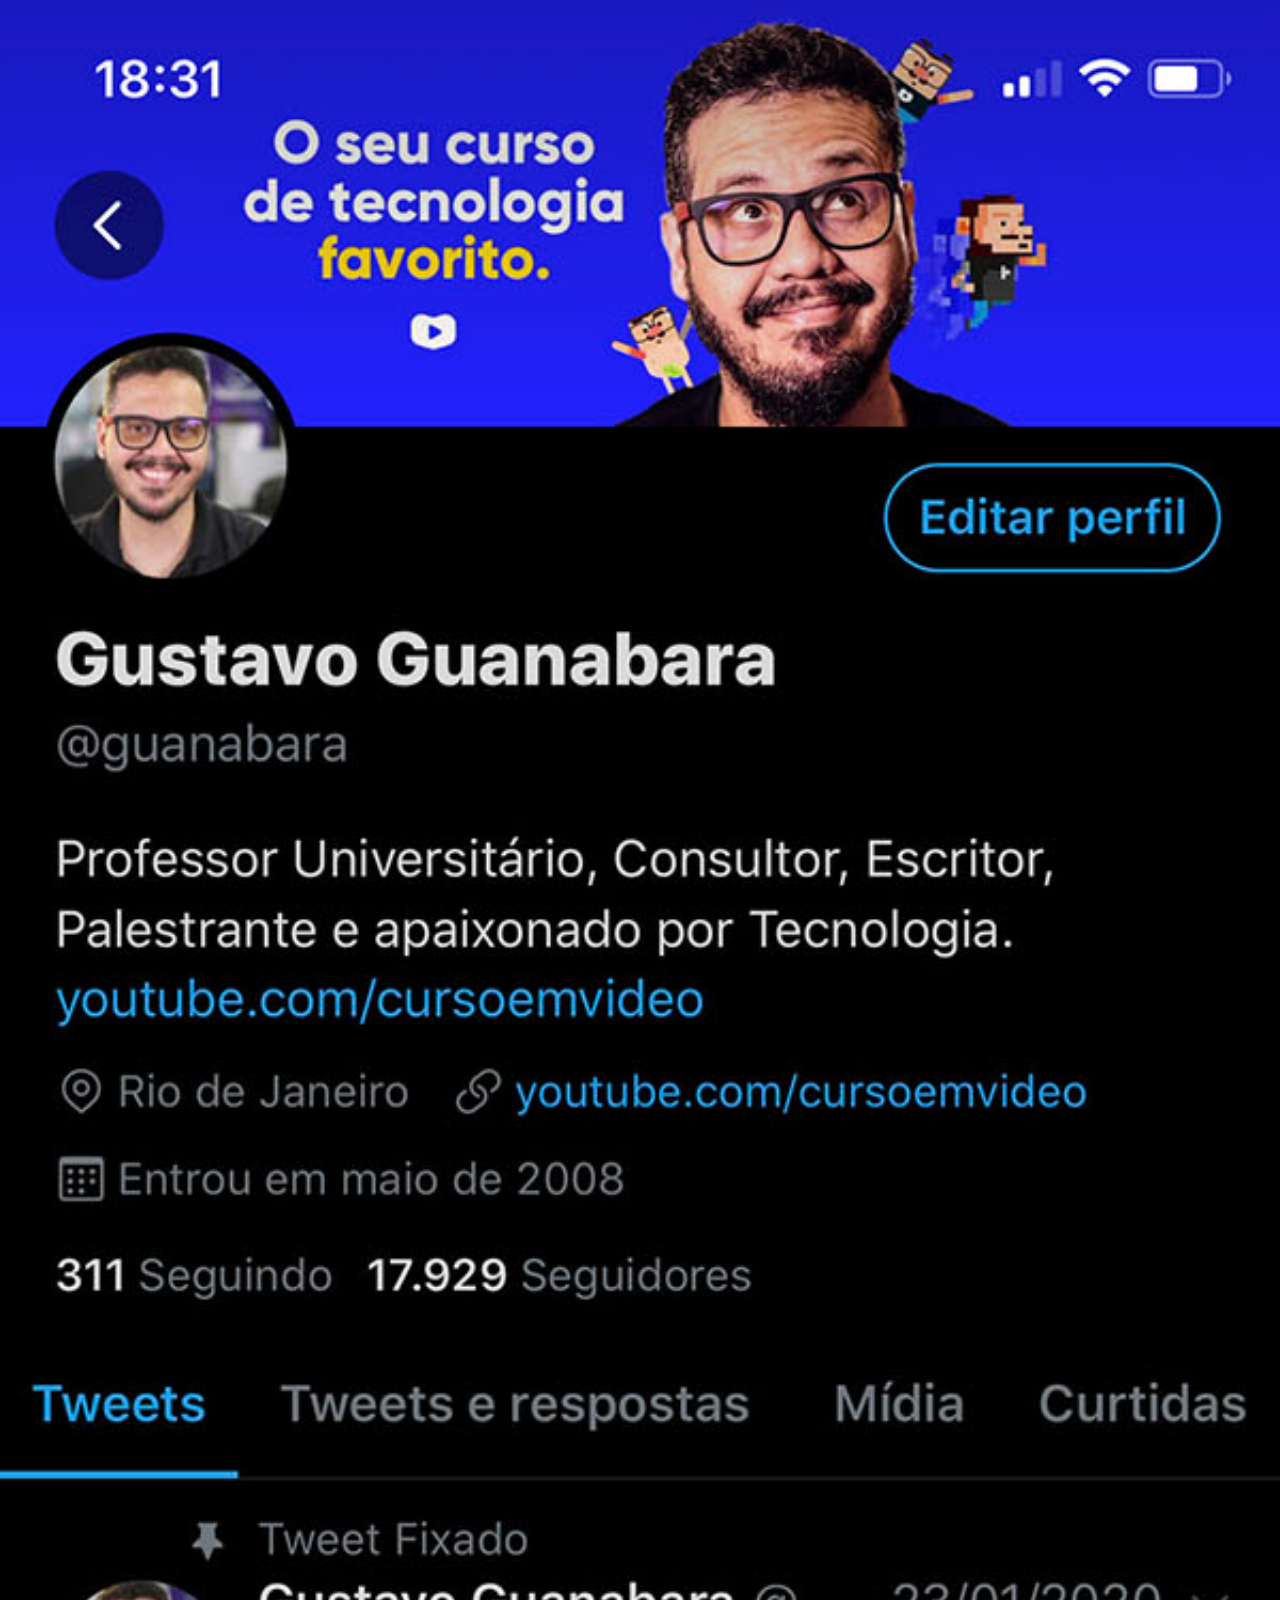
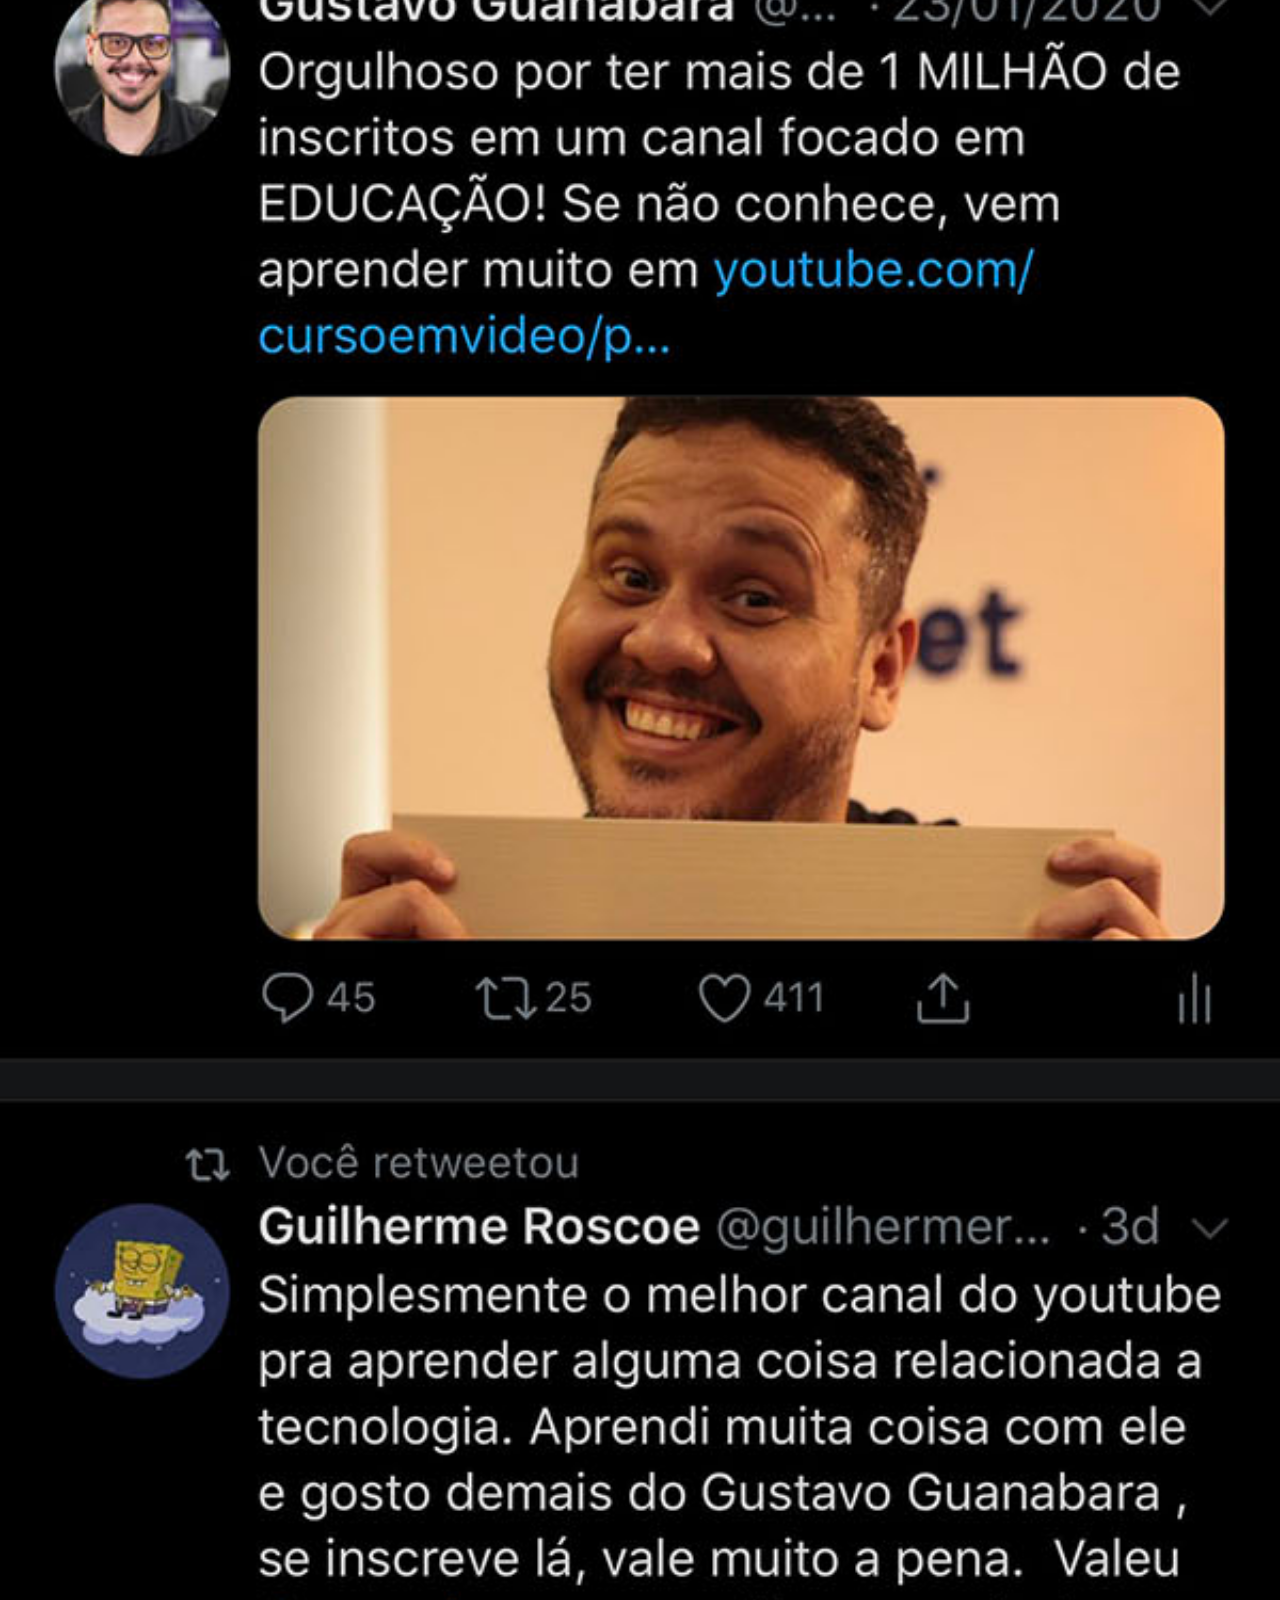
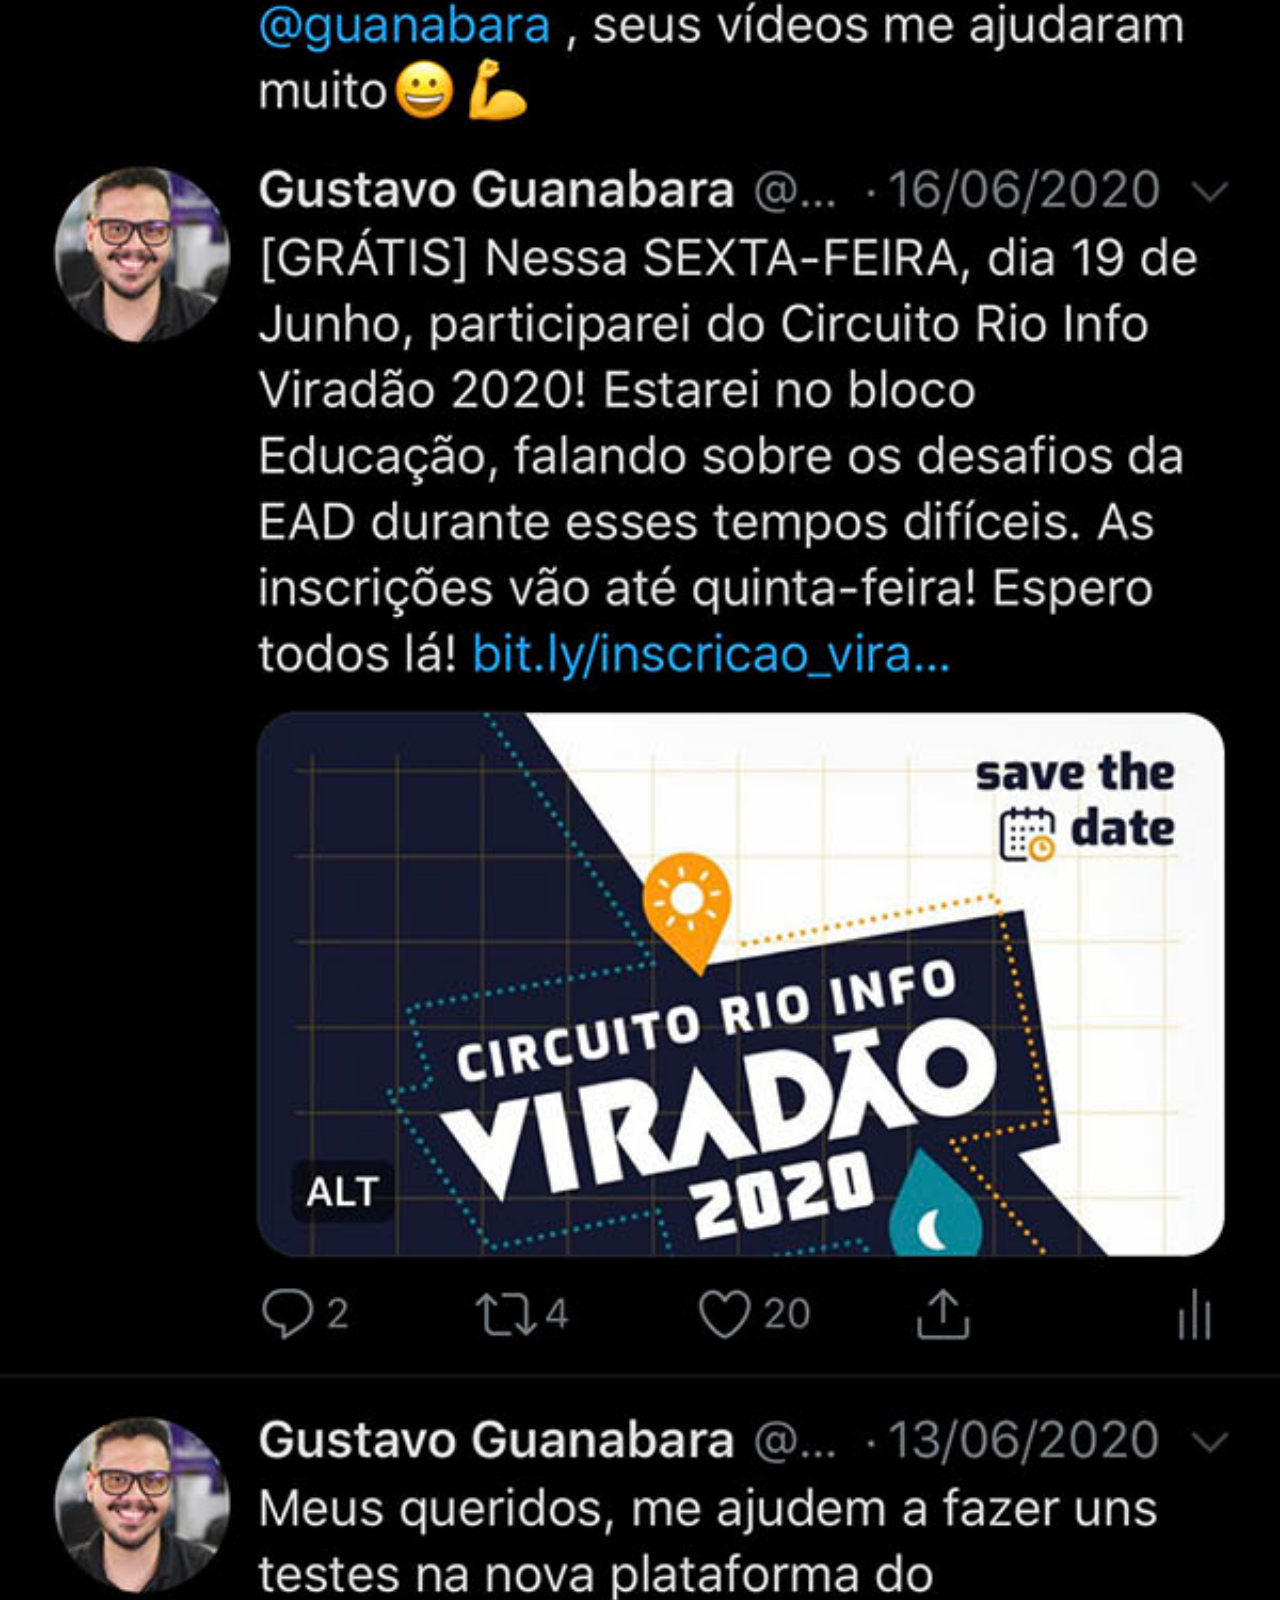
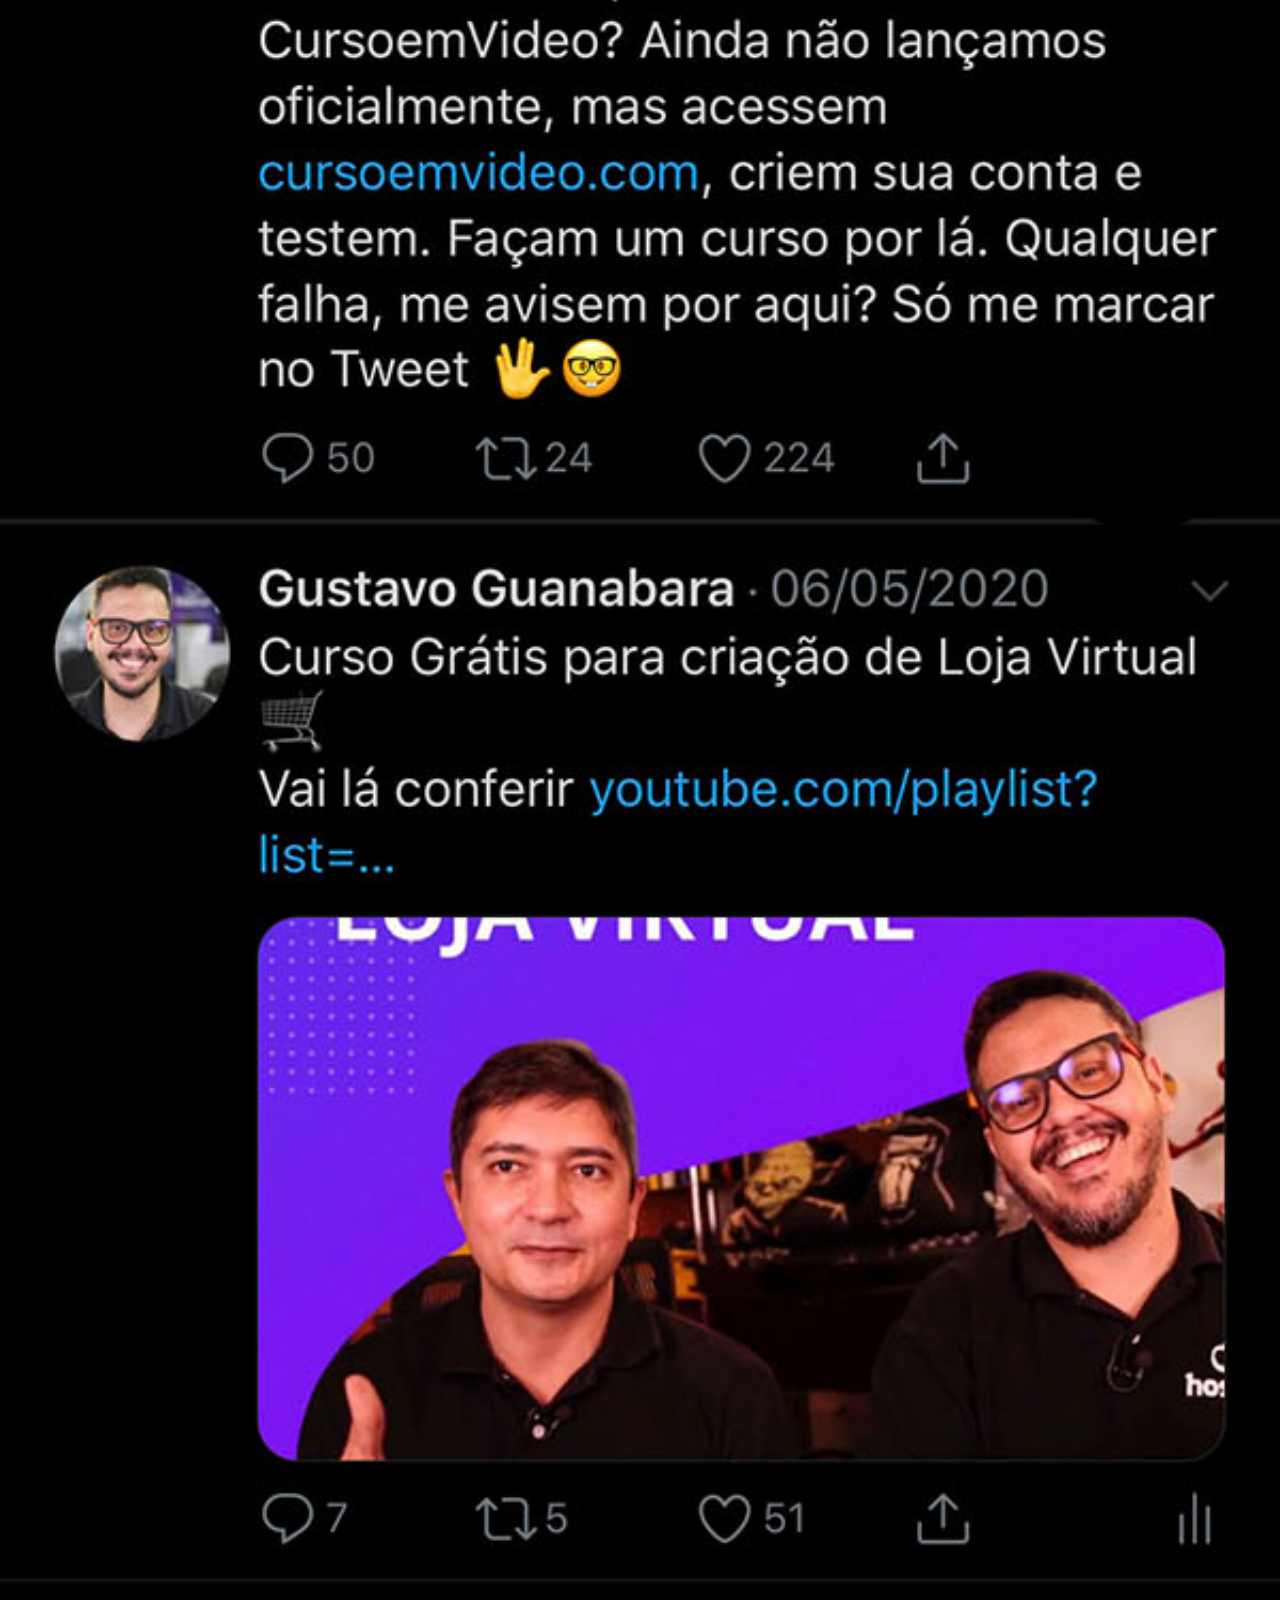
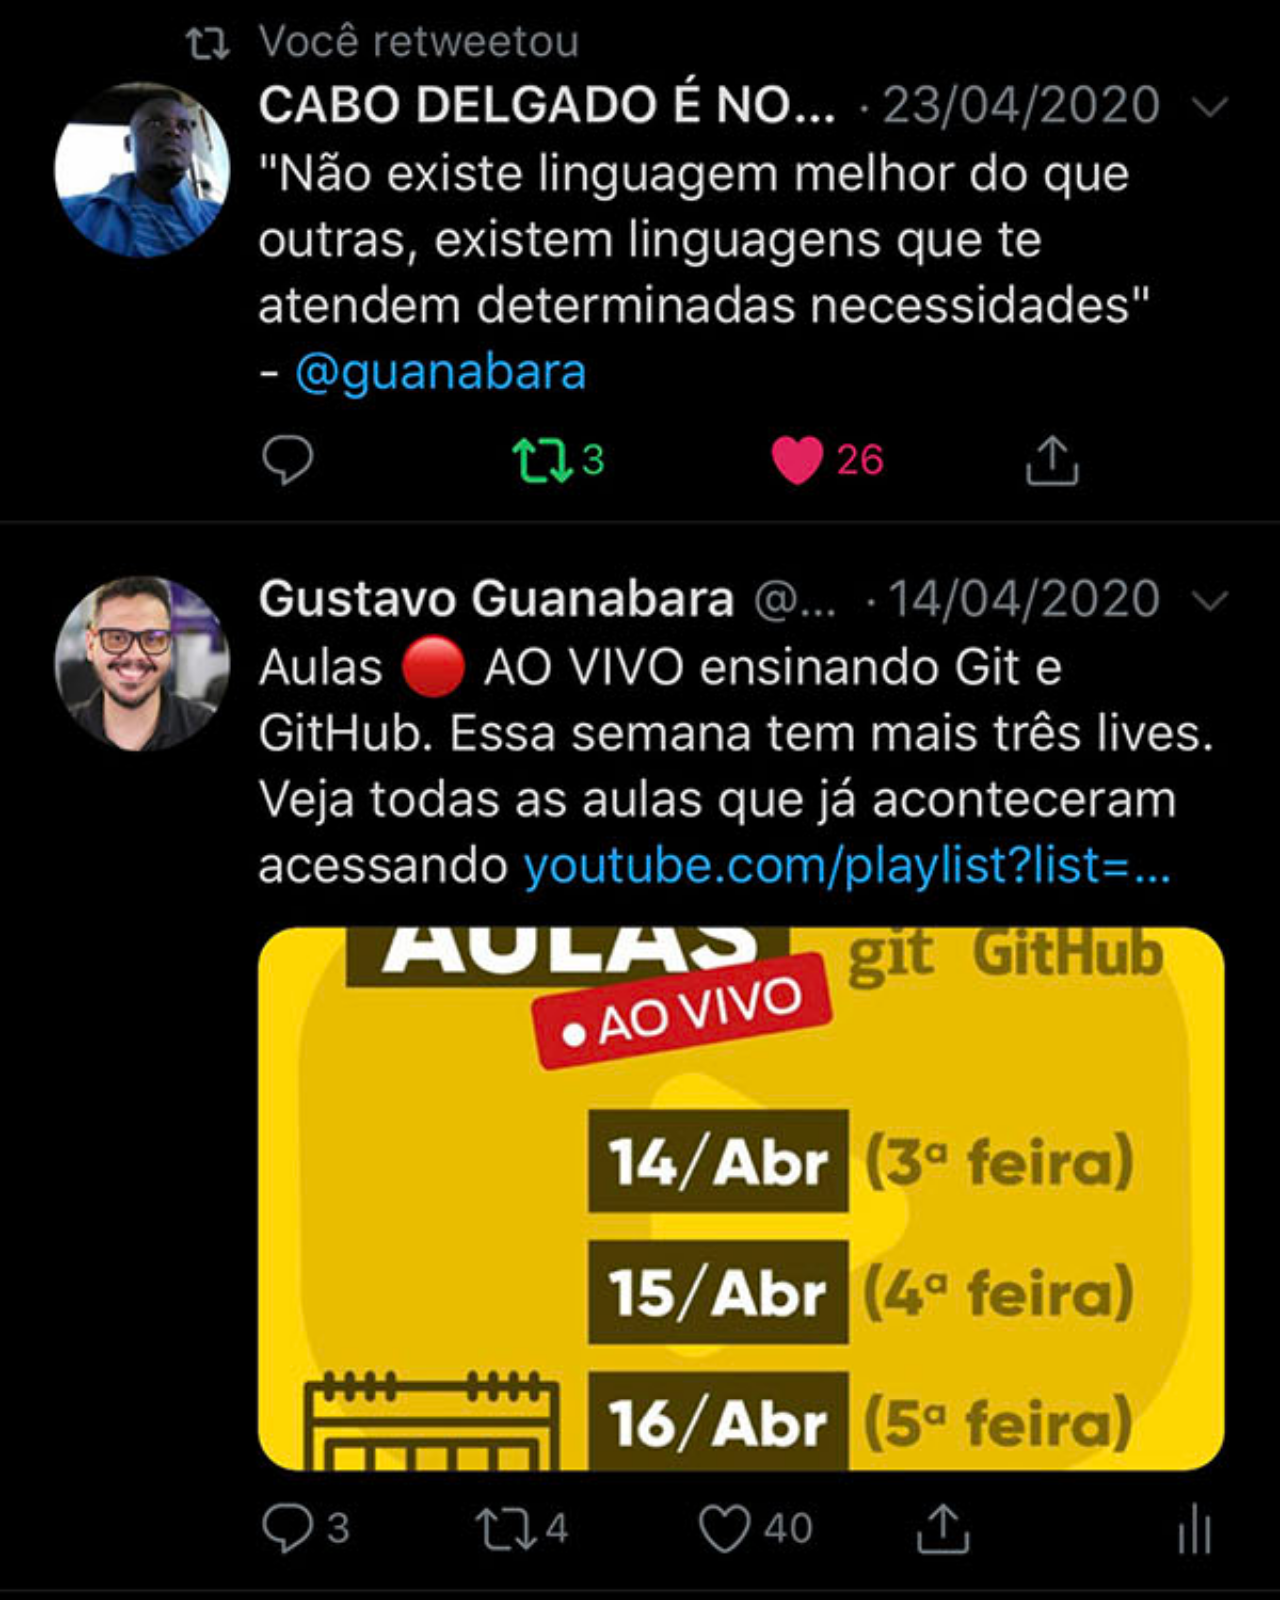
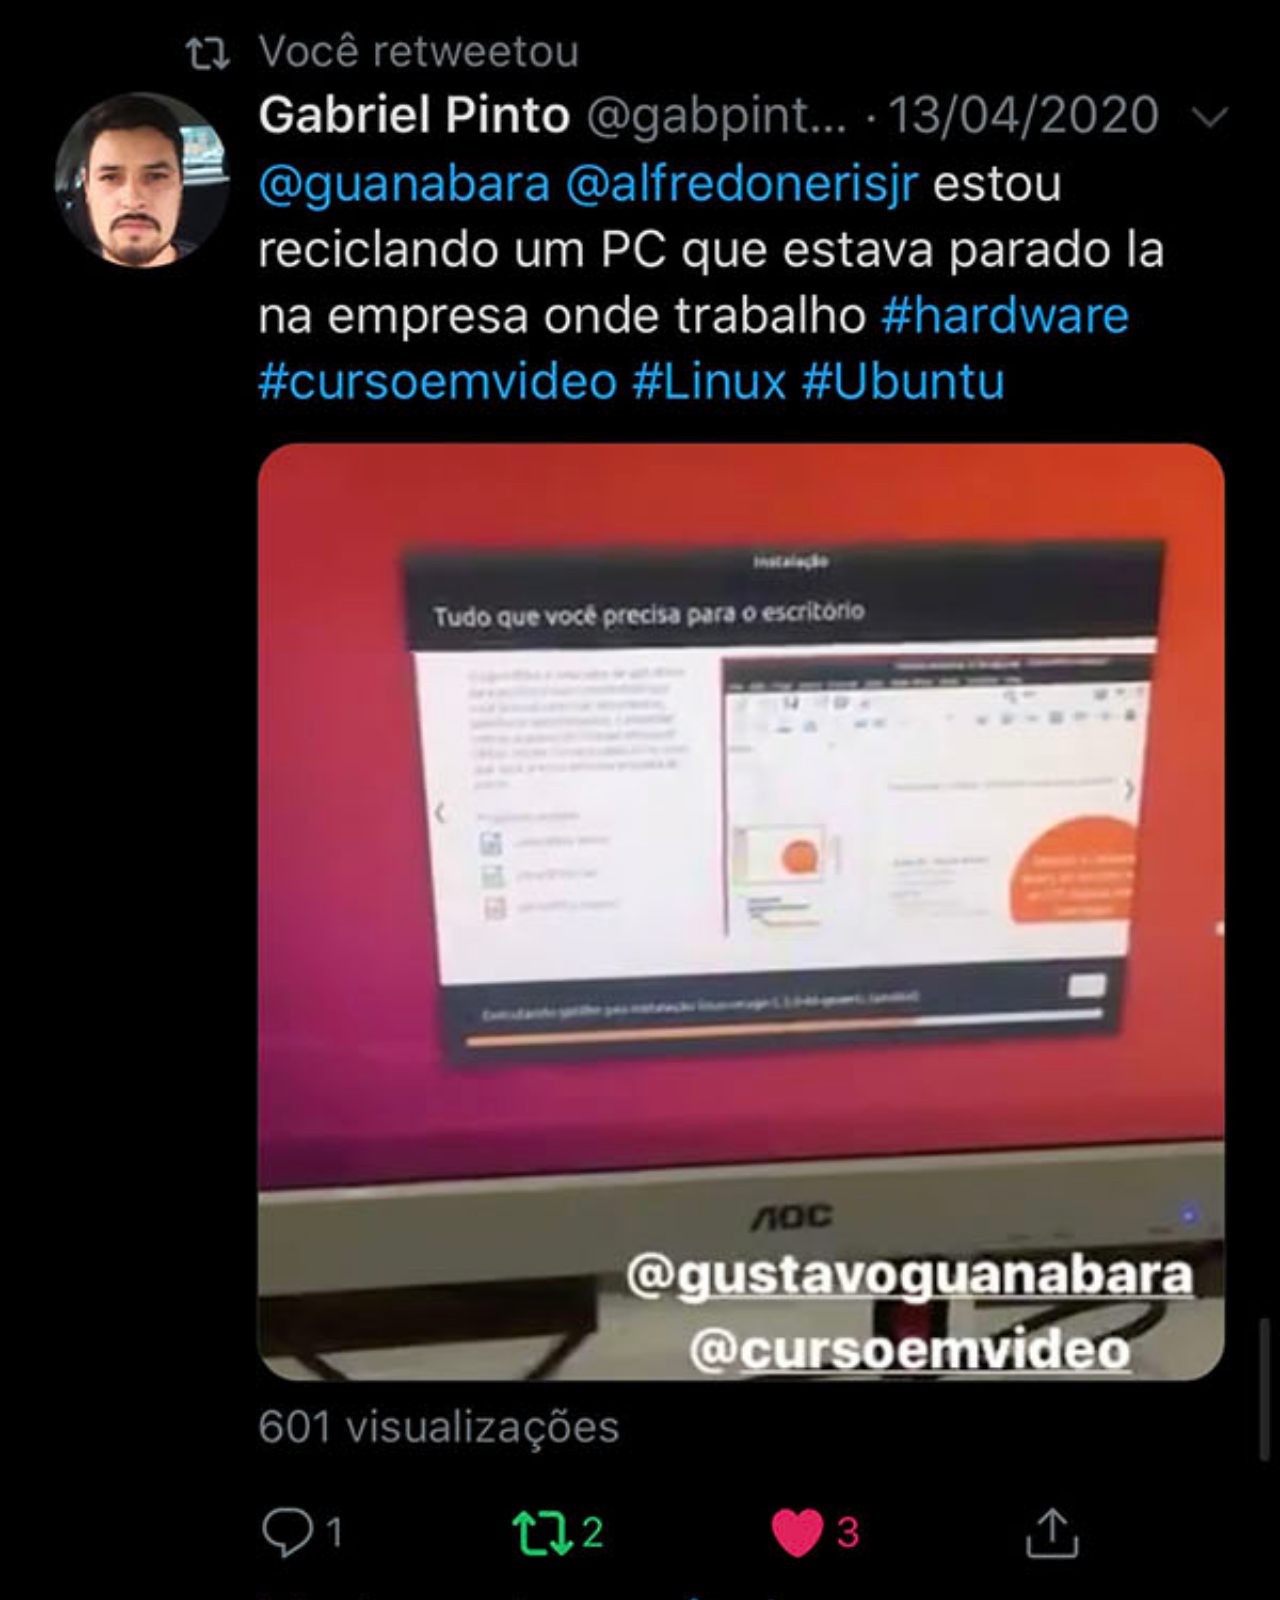
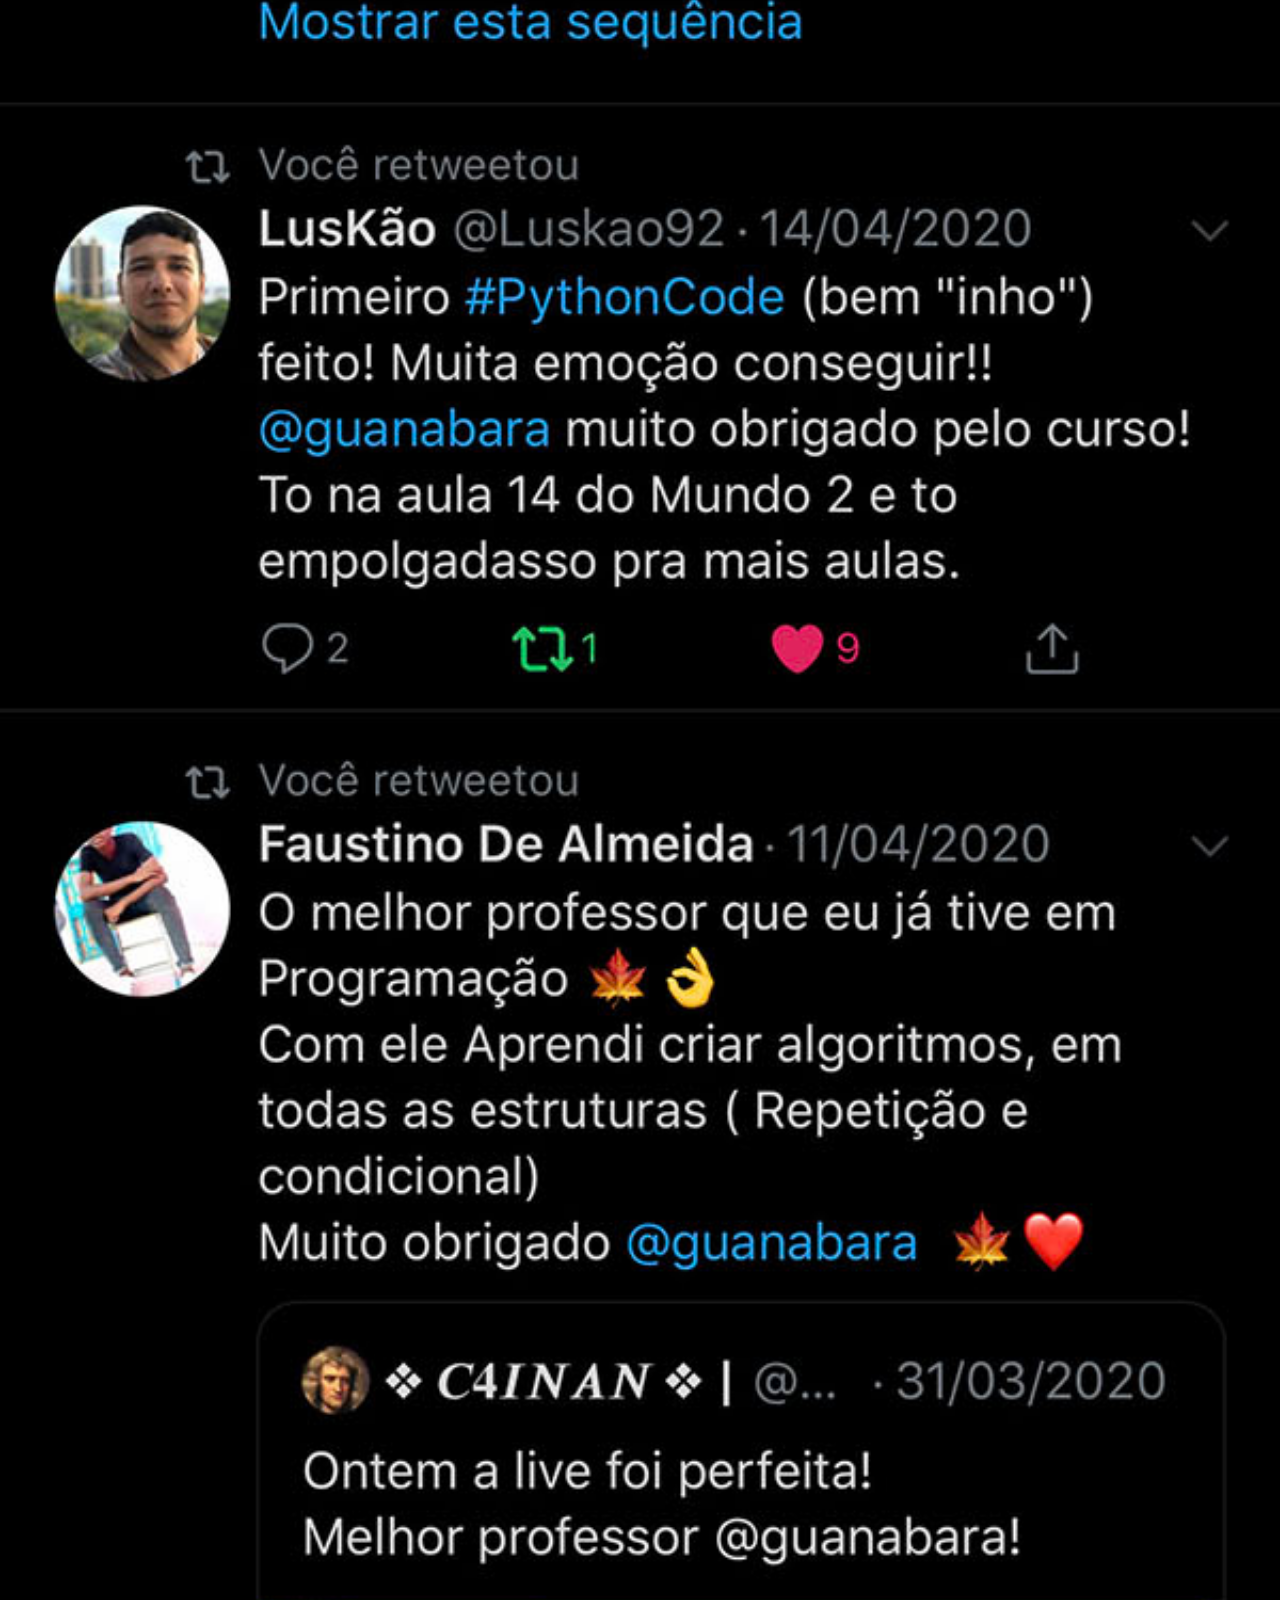
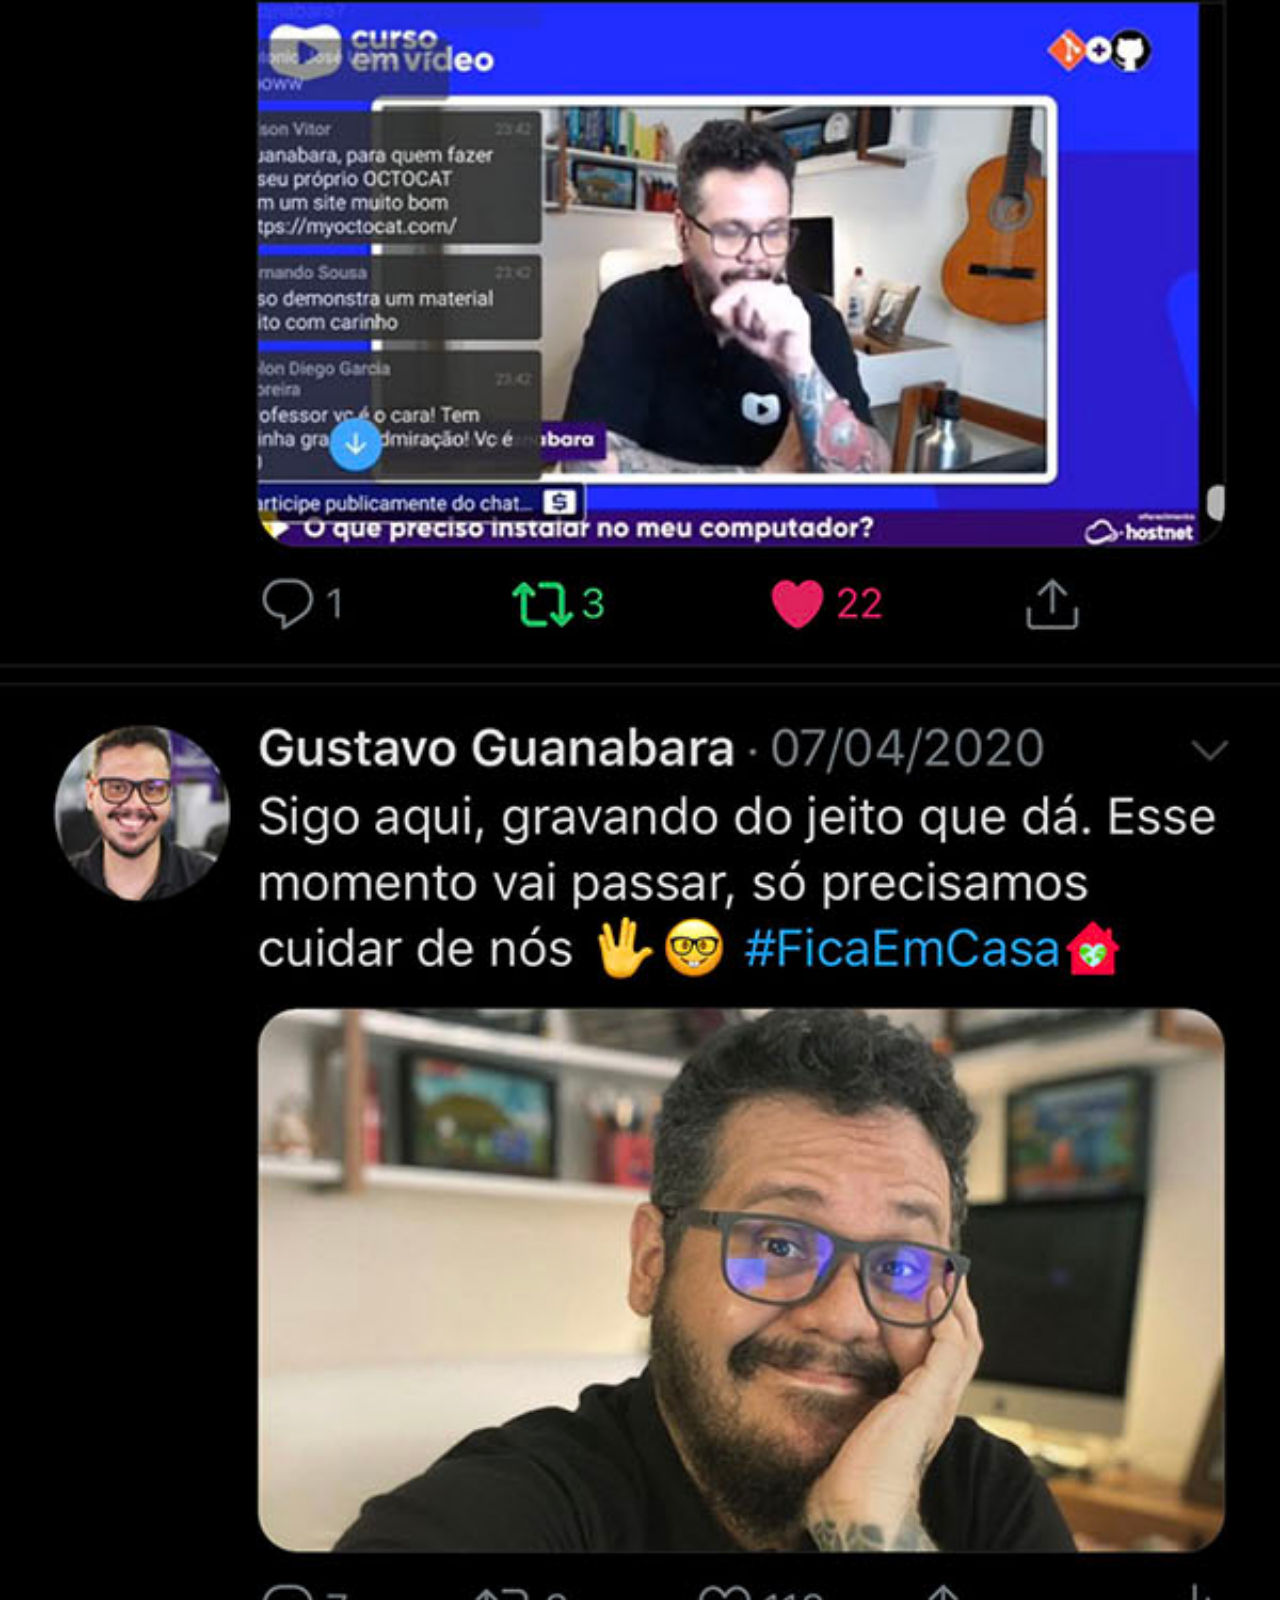
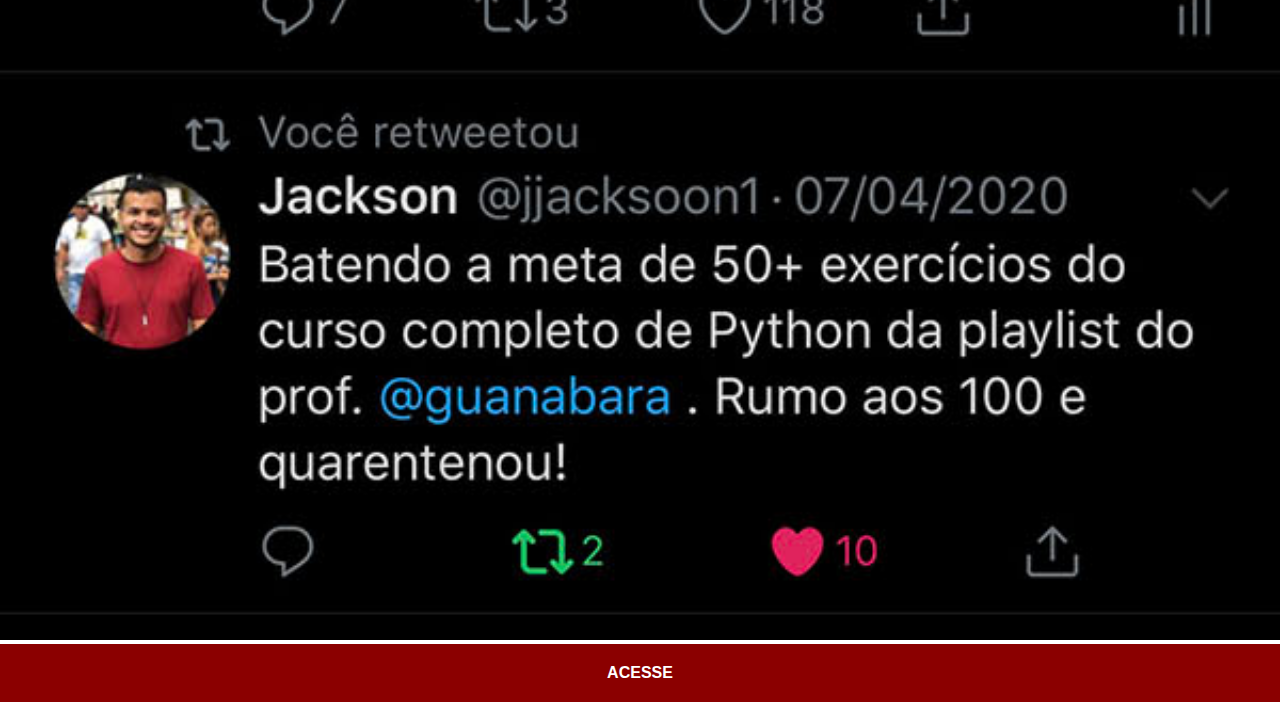
<file: pages/twitter.html>
<!DOCTYPE html>
<html lang="pt-br">

<head>
    <meta charset="UTF-8">
    <meta name="viewport" content="width=device-width, initial-scale=1.0">
    <title>Twitter</title>
    <link rel="stylesheet" href="../styles/social.css">
</head>

<body>
    <img src="../images/tela-twitter.jpg" alt="Tela do Twitter">
    <a href="https://x.com/ttichijo" target="_blank">ACESSE</a>
</body>

</html>
</file>
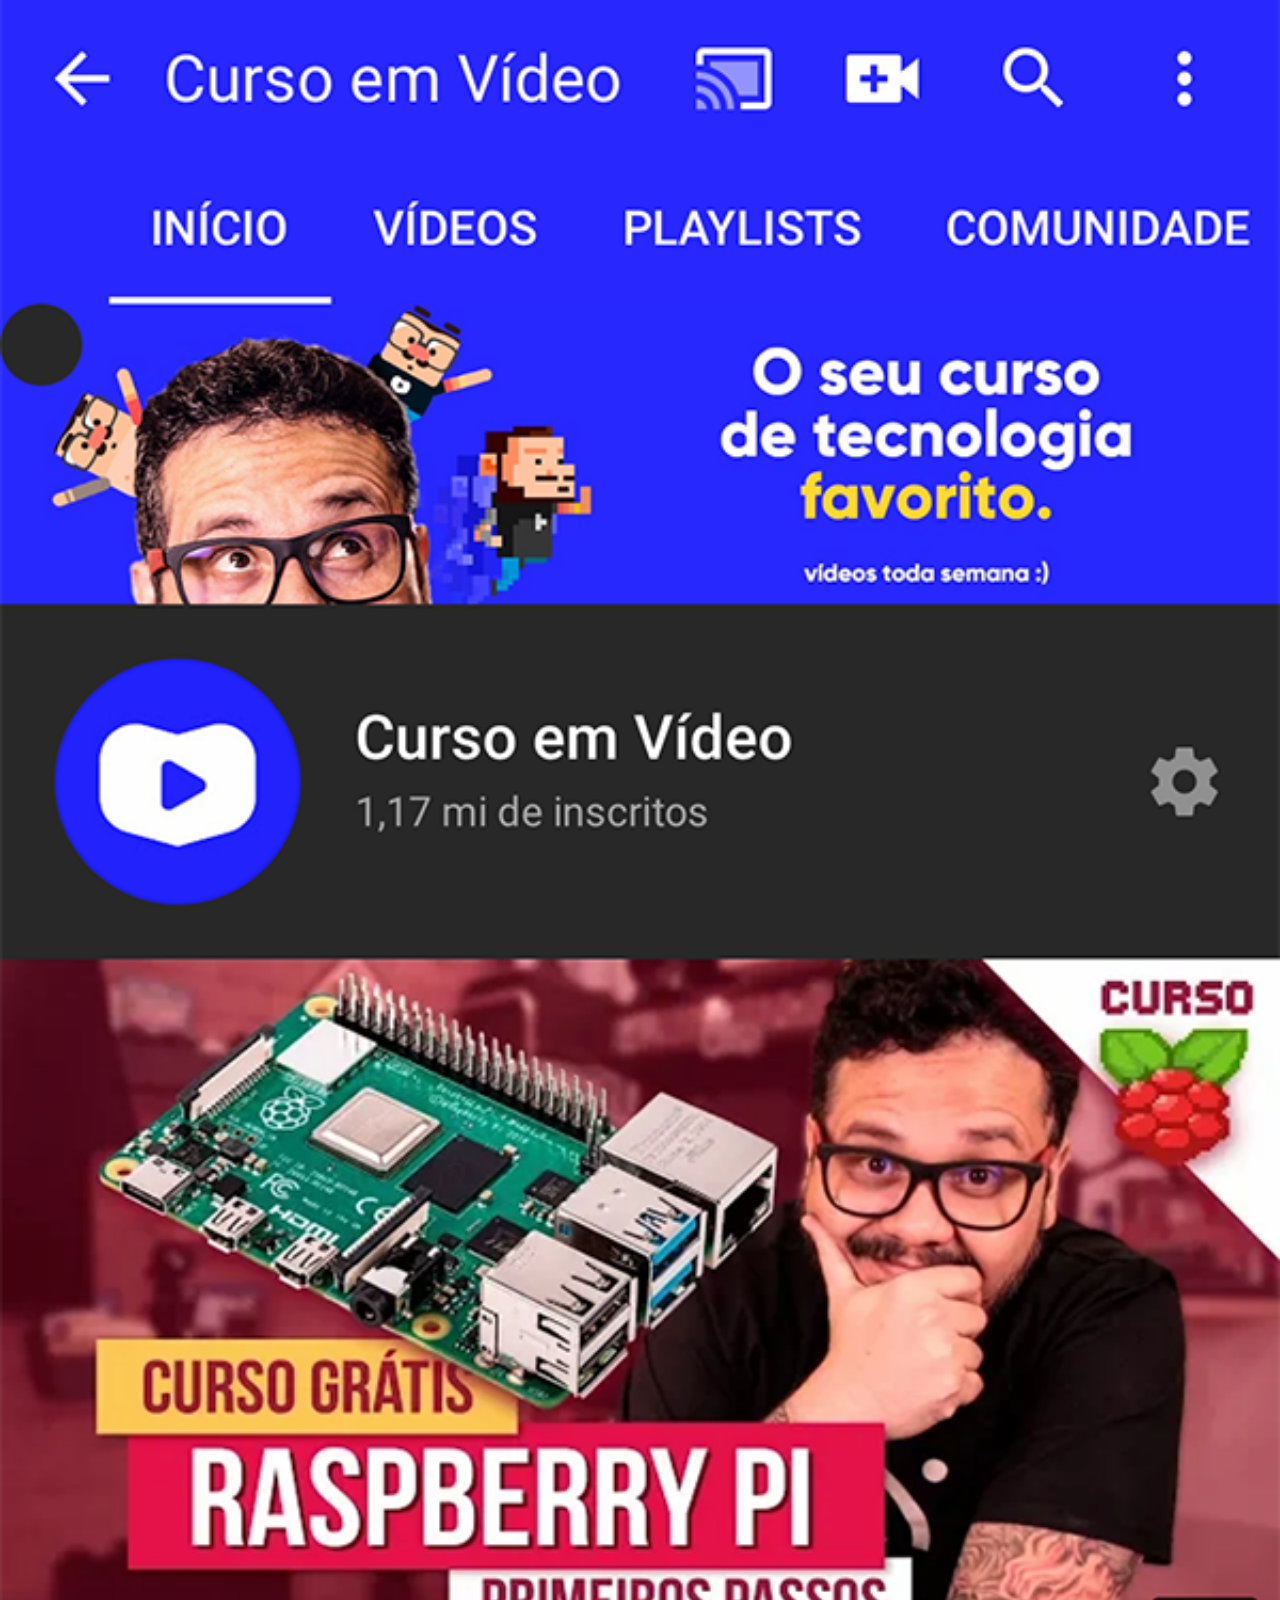
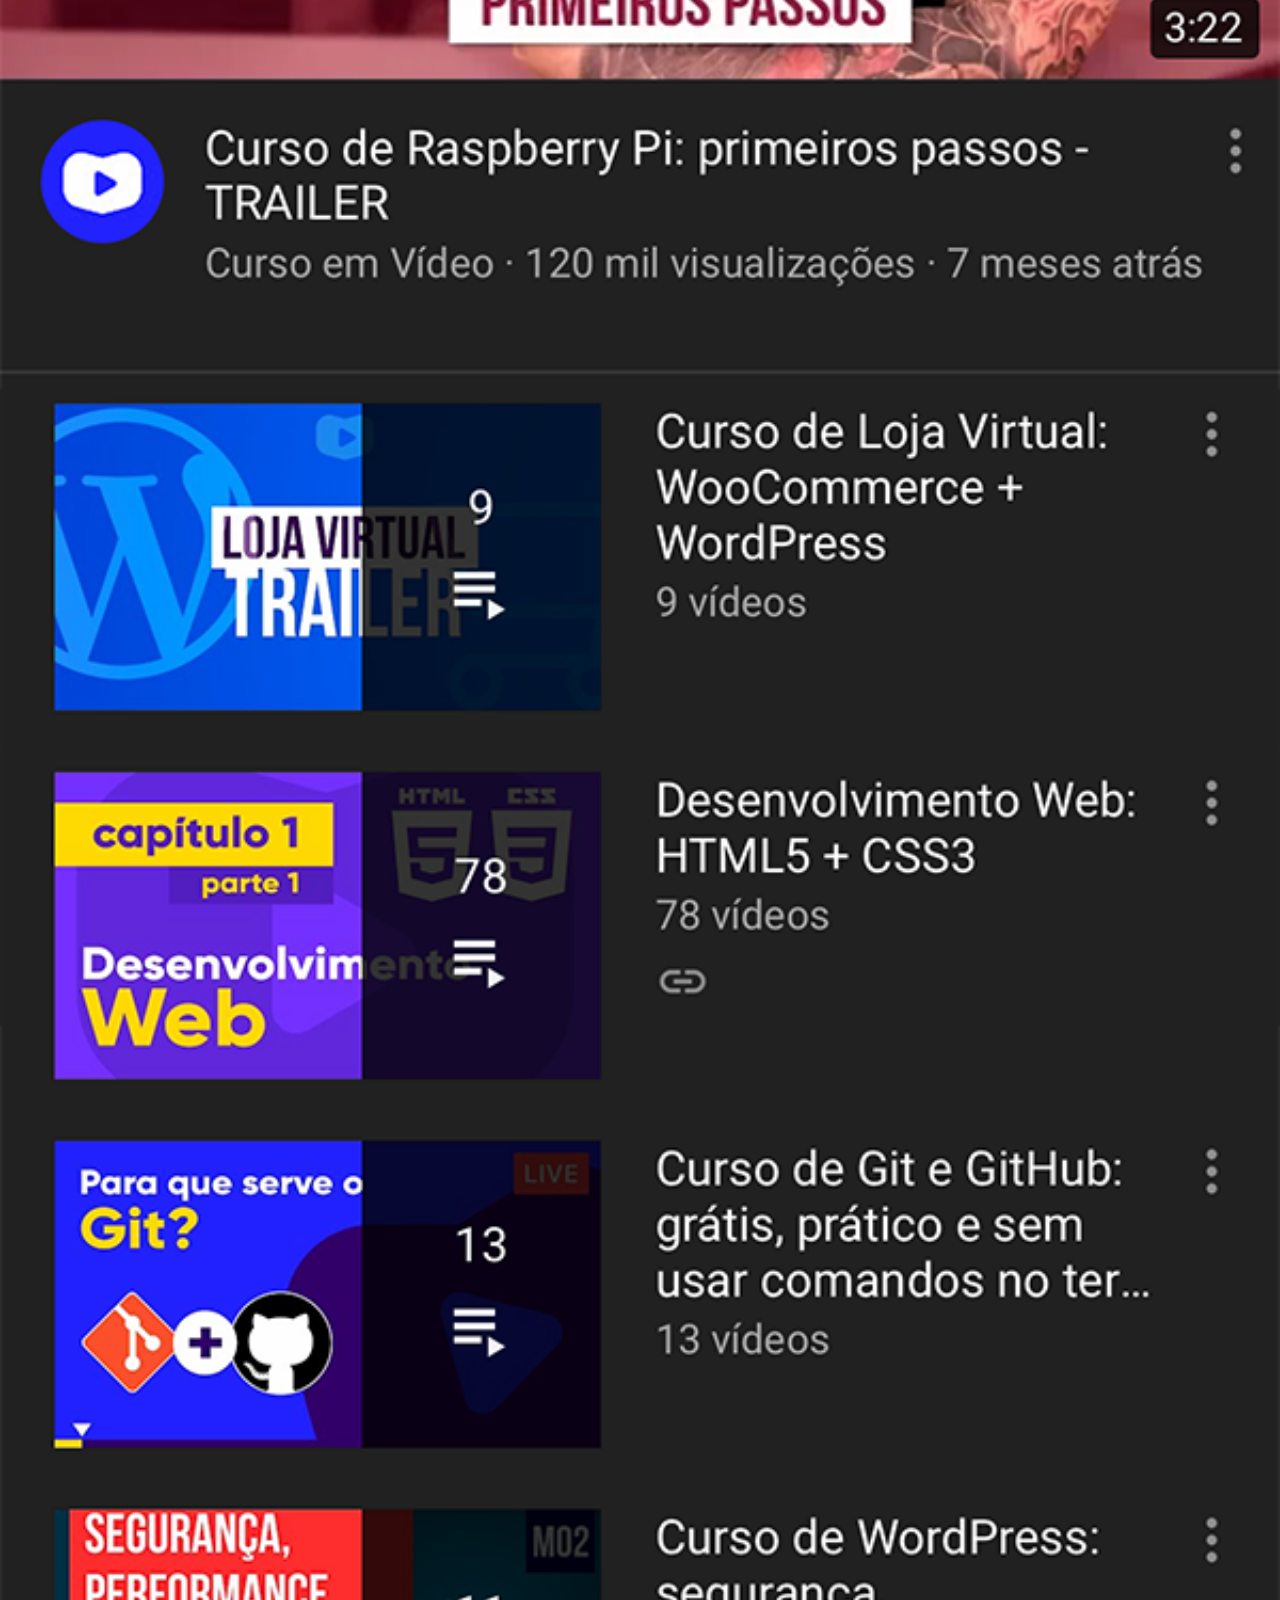
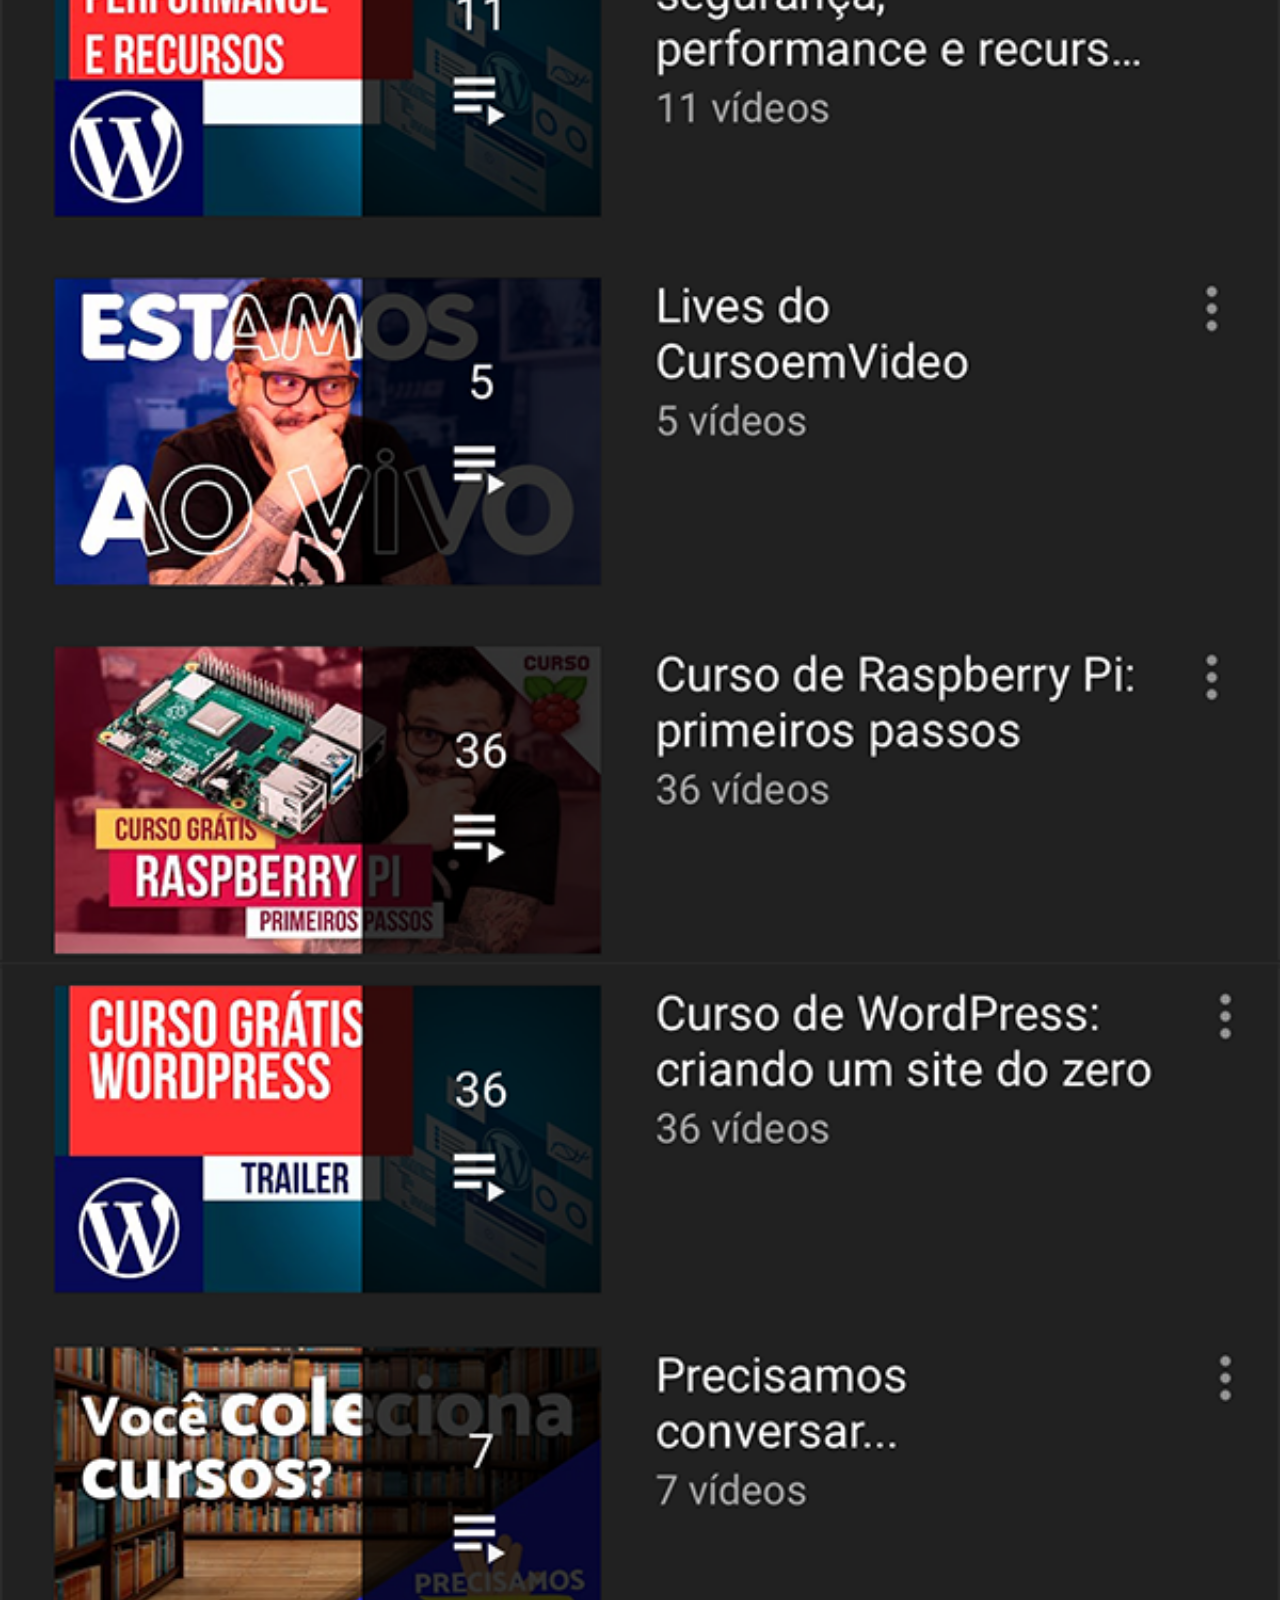
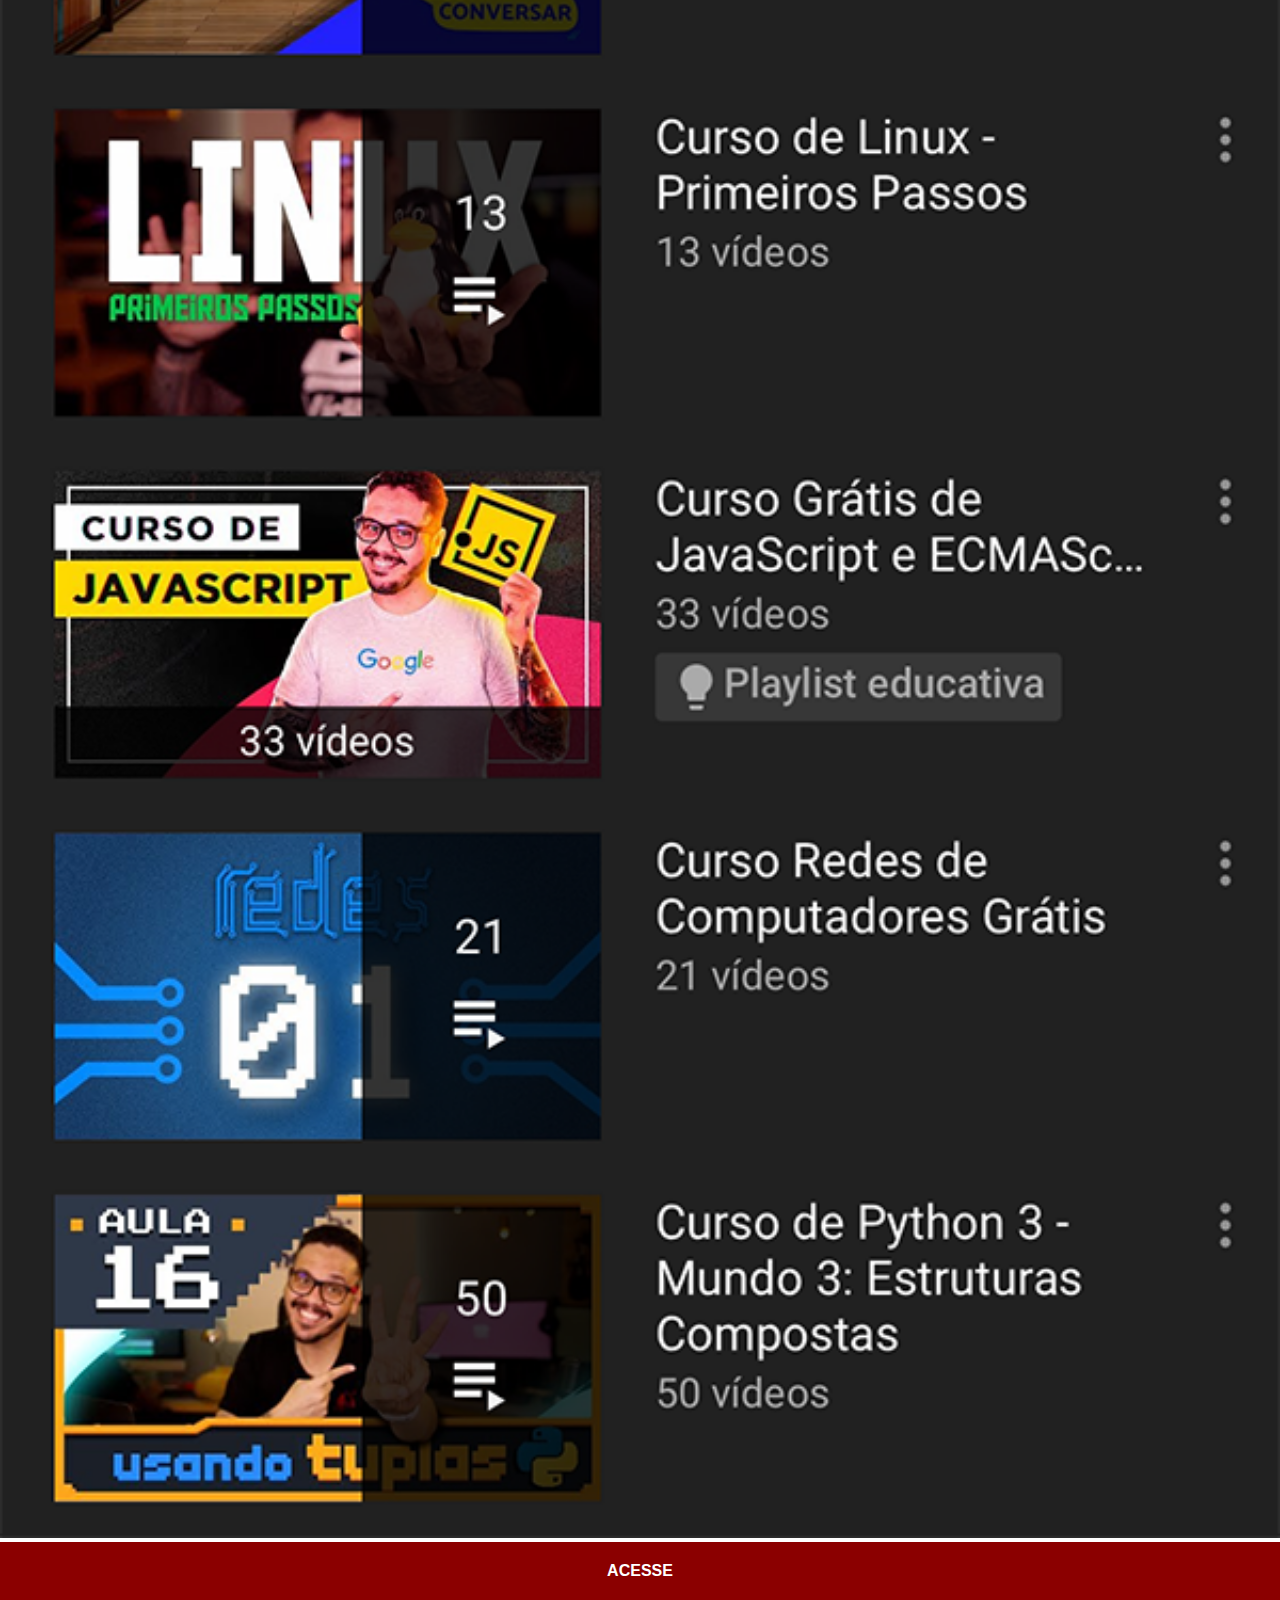
<file: pages/youtube.html>
<!DOCTYPE html>
<html lang="pt-br">

<head>
    <meta charset="UTF-8">
    <meta name="viewport" content="width=device-width, initial-scale=1.0">
    <title>YouTube</title>
    <link rel="stylesheet" href="../styles/social.css">
</head>

<body>
    <img src="../images/tela-youtube.png" alt="Tela do YouTube">
    <a href="https://www.youtube.com/c/CursoemV%C3%ADdeo" target="_blank">ACESSE</a>
</body>

</html>
</file>
<file: styles/style.css>
@charset "utf-8";

* {
    margin: 0;
    padding: 0;
}

body {
    height: 100vh;
    width: 100vw;
    background: url(../images/fundo-madeira.jpg) center center no-repeat fixed;
    background-size: cover;
}

main {
    position: relative;
    height: 100vh;
}

#telefone {
    position: absolute;
    top: 50%;
    left: 50%;
    transform: translate(-50%, -50%);

    height: 627px;
    width: 311px;
    background: url(../images/frame-iphone.png) center center no-repeat fixed;
    background-size: cover;
}


#tela {
    position: relative;
    top: 80px;
    left: 22px;

    width: 267px;
    height: 471px;
}

#redes-sociais {
    text-align: right;
}


#redes-sociais img {
    margin: 10px;
    width: 50px;
    border-radius: 50%;
    box-shadow: 2px 2px 5px rgba(0, 0, 0, 0.4);
    box-sizing: border-box;
}

#redes-sociais img:hover {
    border: 2px solid rgba(255, 255, 255, 0.6);
    transform: translate(-3px, -3px);
    box-shadow: 5px 5px 10px rgba(0, 0, 0, 0.6);
    transition: transform 0.3s, border .5s;
}
</file>
<file: styles/social.css>
@charset "utf-8";

* {
    margin: 0px;
    padding: 0px;
    font-family: Arial, Helvetica, sans-serif;
}

/* Para esconder a barra de rolagem */
::-webkit-scrollbar {
    width: 0px;
    height: 0px;
}

img {
    width: 100vw;
}

a {
    display: block;
    background-color: darkred;
    color: white;
    padding: 20px;
    text-align: center;
    font-weight: bolder;
    text-decoration: none;
}

a:hover {
    background-color: red;
}
</file>
